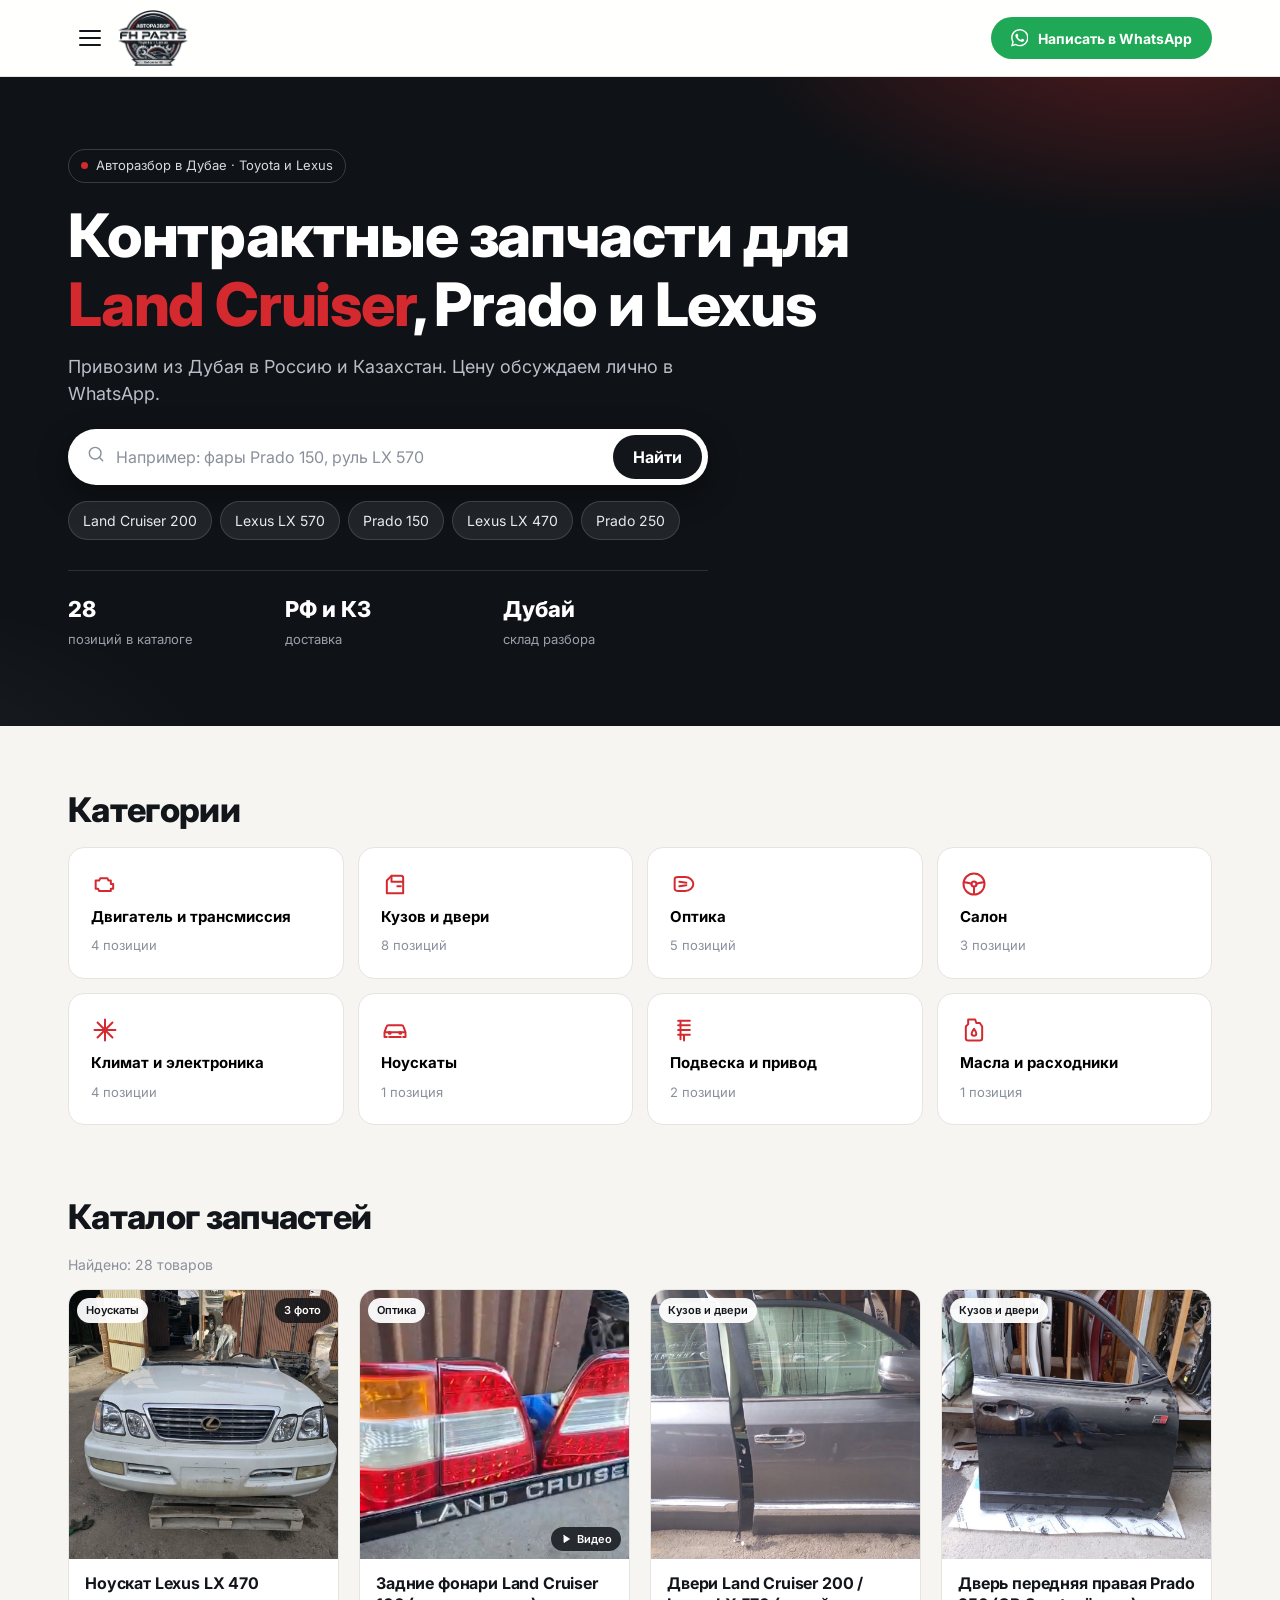
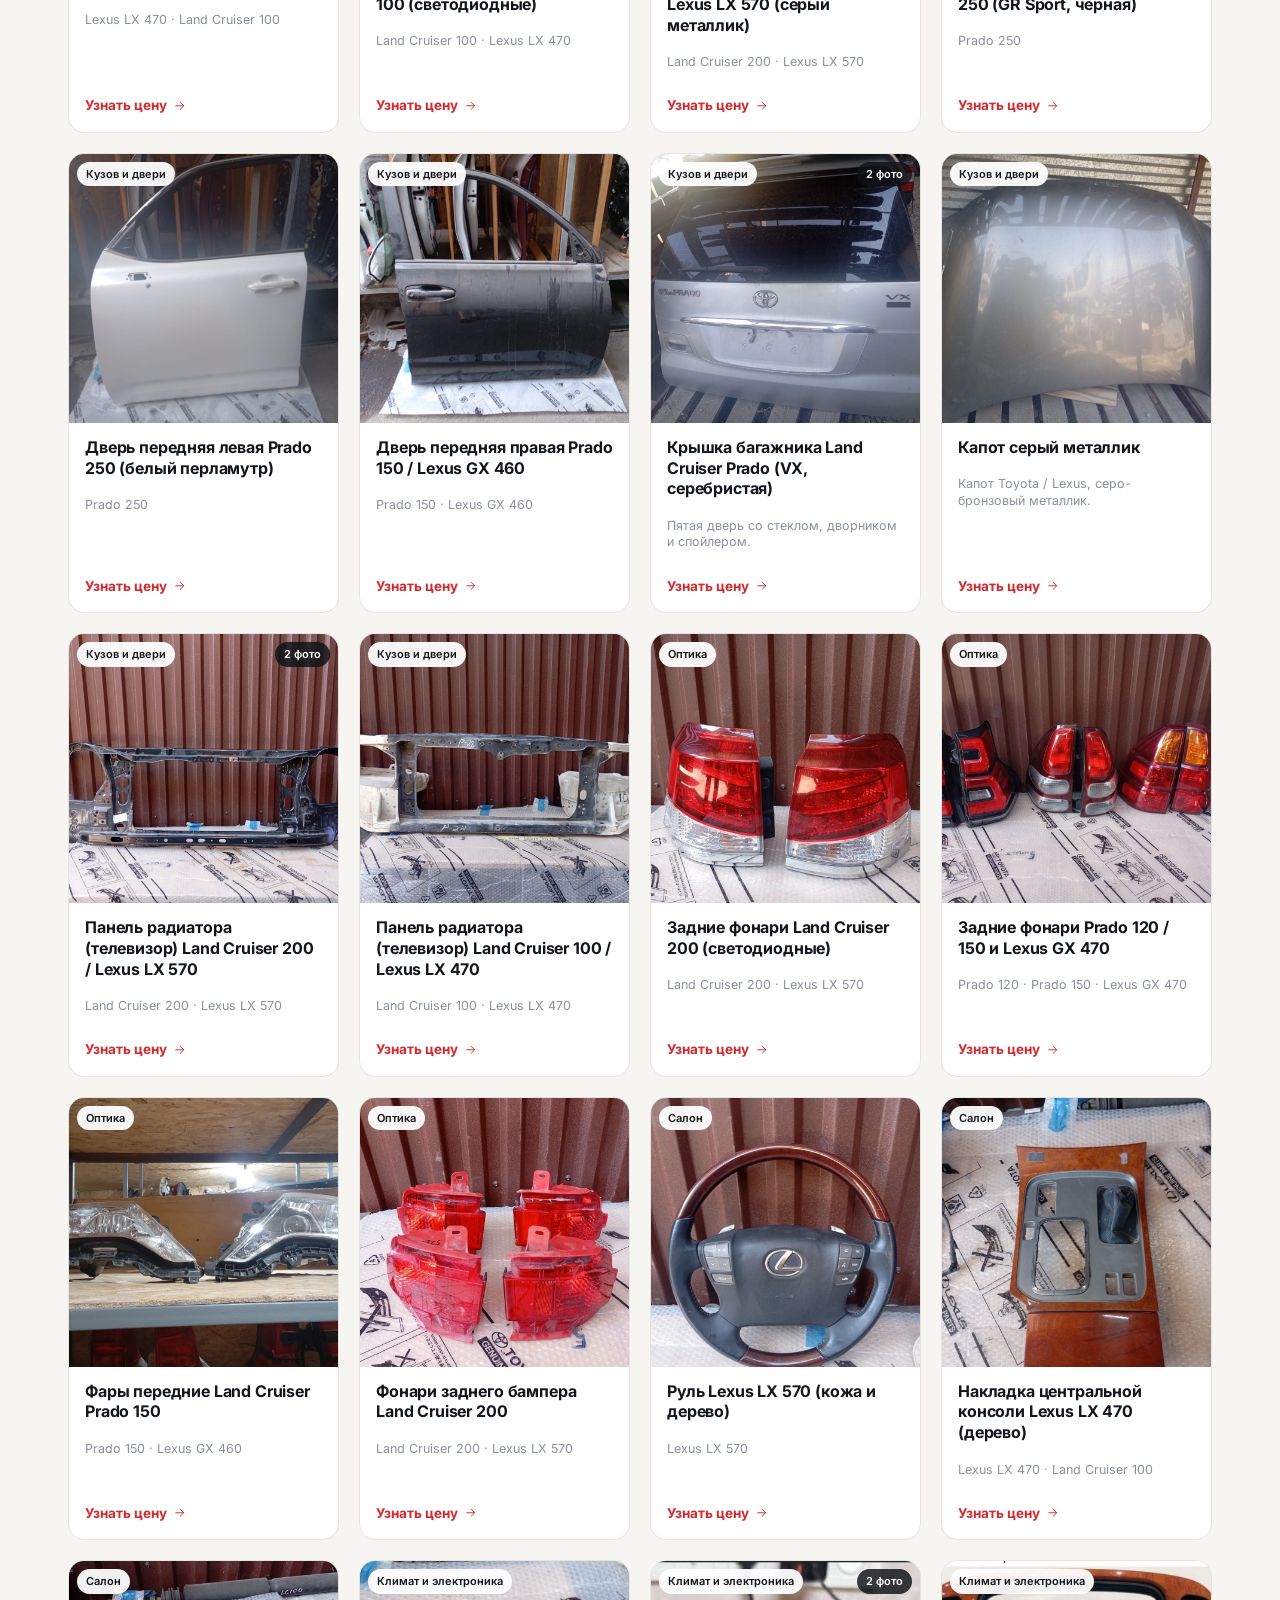
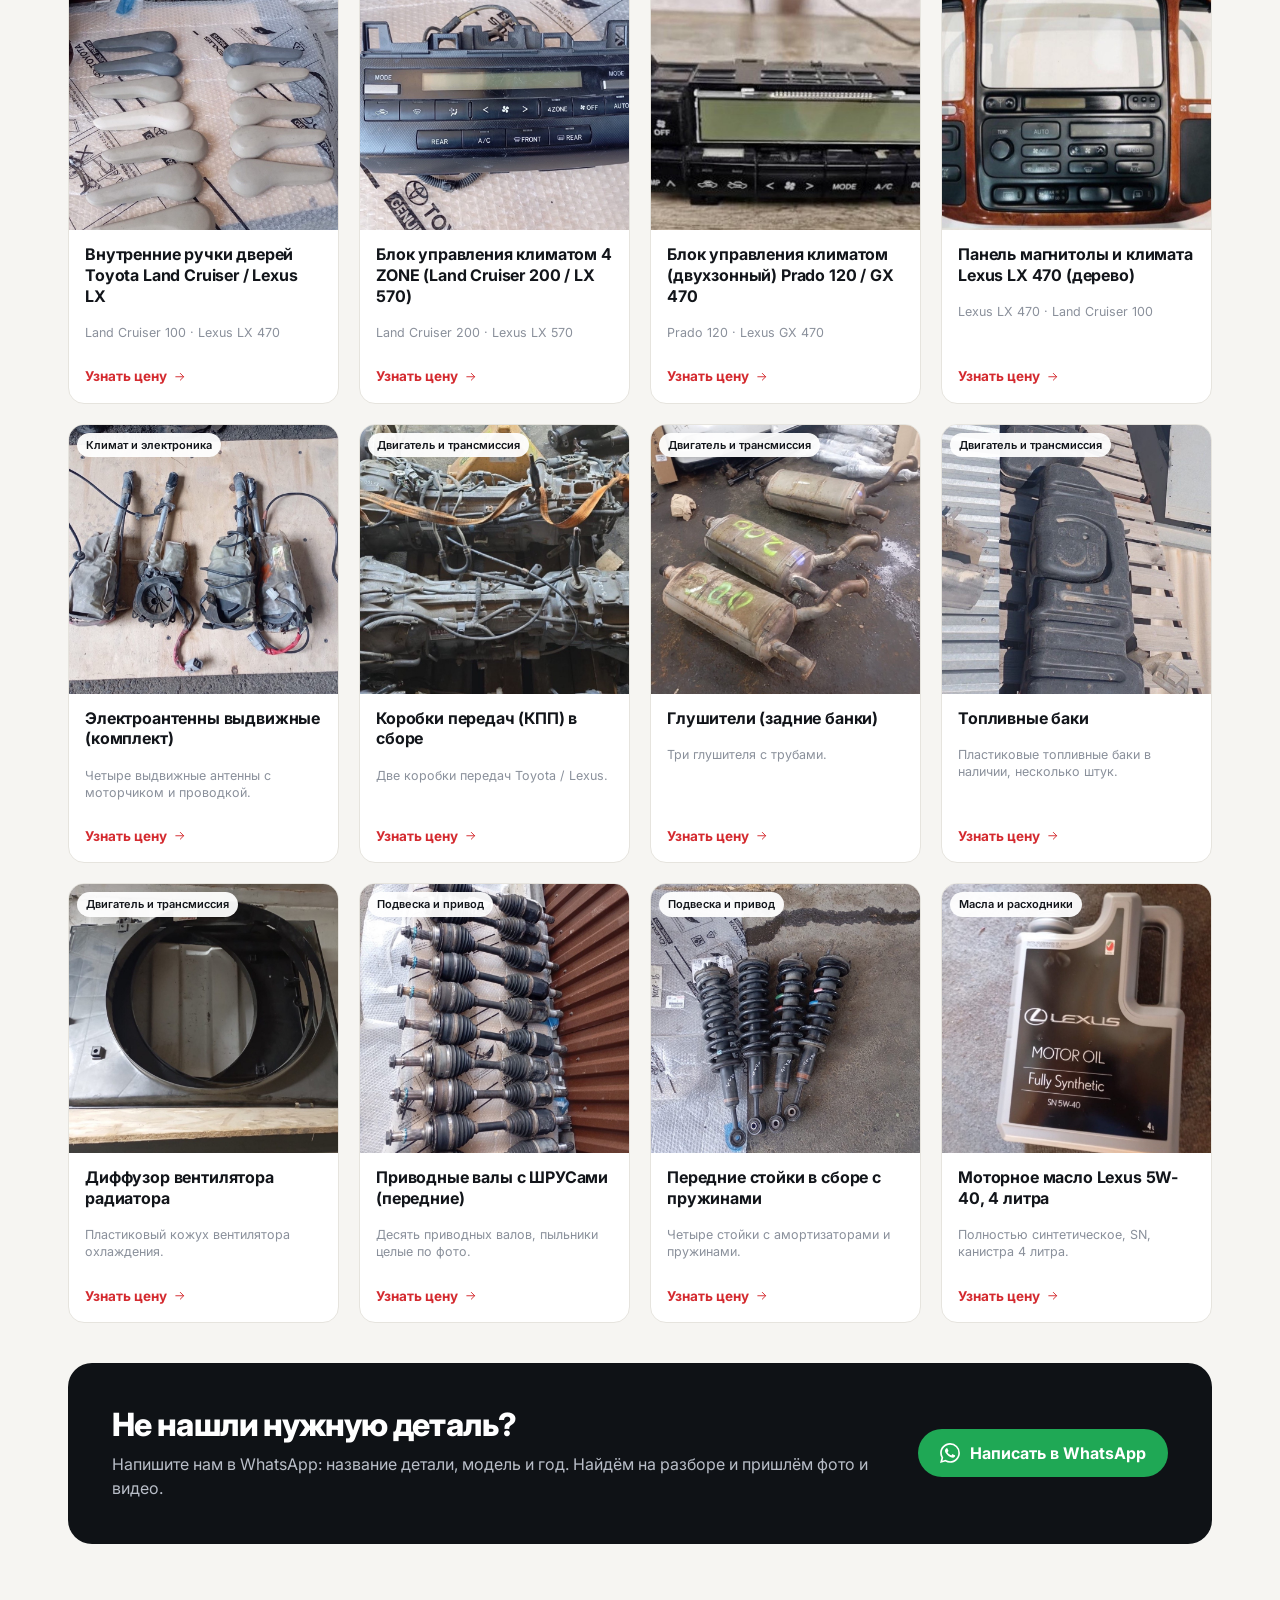
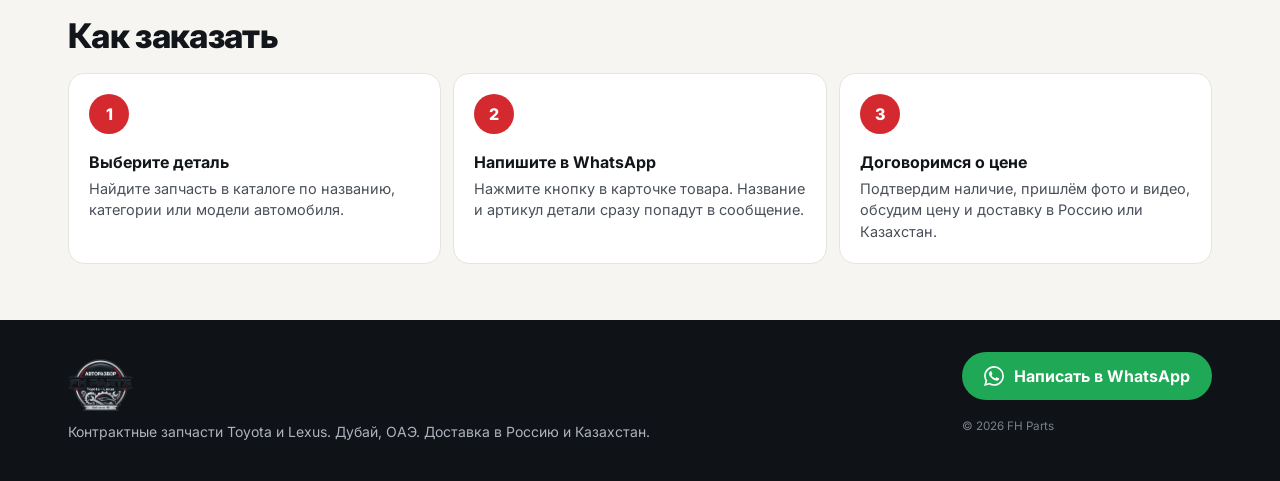
<file: index.html>
<!doctype html>
<html lang="ru">
<head>
  <meta charset="utf-8">
  <meta name="viewport" content="width=device-width, initial-scale=1, viewport-fit=cover">
  <title>FH Parts: контрактные запчасти Toyota и Lexus из Дубая</title>
  <meta name="description" content="Авторазбор FH Parts в Дубае. Запчасти Toyota Land Cruiser, Prado, Lexus LX и GX с доставкой в Россию и Казахстан. Цена договорная, заказ через WhatsApp.">
  <meta name="theme-color" content="#0f1216">
  <link rel="icon" type="image/png" href="img/favicon.png">
  <link rel="preconnect" href="https://fonts.googleapis.com">
  <link rel="preconnect" href="https://fonts.gstatic.com" crossorigin>
  <link href="https://fonts.googleapis.com/css2?family=Inter:wght@400;500;600;700;800&display=swap&subset=cyrillic" rel="stylesheet">
  <link rel="stylesheet" href="css/style.css?v=3">
</head>
<body>

<header class="header">
  <div class="wrap">
    <div class="head-left">
      <button class="burger" id="burger" type="button" aria-label="Открыть меню" aria-expanded="false" aria-controls="menu"><span></span><span></span><span></span></button>
      <a class="brand" href="./" aria-label="FH Parts, на главную">
        <img src="img/logo.png?v=3" alt="FH Parts, авторазбор Toyota и Lexus">
      </a>
    </div>
    <a id="headWa" class="btn btn-wa btn-sm" aria-label="Написать в WhatsApp"></a>
  </div>
</header>

<div class="menu-overlay" id="menuOverlay" hidden></div>
<aside class="menu" id="menu" aria-label="Меню" aria-hidden="true">
  <div class="menu-head">
    <span>Меню</span>
    <button type="button" id="menuClose" aria-label="Закрыть меню"><svg viewBox="0 0 24 24" fill="none" stroke="currentColor" stroke-width="2" stroke-linecap="round" aria-hidden="true"><path d="M6 6l12 12M18 6L6 18"/></svg></button>
  </div>
  <nav class="menu-nav">
    <a href="./">Главная</a>
    <a href="./#categories">Категории</a>
    <a href="./#catalog">Каталог запчастей</a>
    <a href="./#how">Как заказать</a>
  </nav>
  <a class="btn btn-wa btn-block" data-wa-generic></a>
</aside>

<main>
  <section class="hero">
    <div class="wrap">
      <div class="eyebrow"><span class="dot"></span> Авторазбор в Дубае · Toyota и Lexus</div>
      <h1>Контрактные запчасти для <em>Land Cruiser</em>, Prado и Lexus</h1>
      <p class="lead">Привозим из Дубая в Россию и Казахстан. Цену обсуждаем лично в WhatsApp.</p>

      <form class="search" id="heroSearch" role="search" autocomplete="off">
        <span id="heroSearchIcon"></span>
        <input id="heroQ" type="search" placeholder="Например: фары Prado 150, руль LX 570" aria-label="Поиск запчастей" enterkeyhint="search">
        <button class="btn btn-dark" type="submit">Найти</button>
      </form>

      <div class="quick" id="quick" aria-label="Быстрый выбор модели"></div>

      <div class="stats">
        <div><b id="statCount">0</b><span>позиций в каталоге</span></div>
        <div><b>РФ и КЗ</b><span>доставка</span></div>
        <div><b>Дубай</b><span>склад разбора</span></div>
      </div>
    </div>
  </section>

  <section class="section" id="categories">
    <div class="wrap">
      <div class="section-head">
        <h2>Категории</h2>
      </div>
      <div class="cats" id="cats"></div>
    </div>
  </section>

  <section class="section" id="catalog">
    <div class="wrap">
      <div class="section-head">
        <h2>Каталог запчастей</h2>
      </div>

      <div class="result-line">
        <span id="resultText"></span>
        <button class="reset" id="reset" type="button" hidden>Сбросить</button>
      </div>

      <div class="grid" id="grid"></div>
      <div id="empty" class="empty" hidden></div>

      <div class="cta">
        <div>
          <h2>Не нашли нужную деталь?</h2>
          <p>Напишите нам в WhatsApp: название детали, модель и год. Найдём на разборе и пришлём фото и видео.</p>
        </div>
        <a class="btn btn-wa" id="ctaWa"></a>
      </div>
    </div>
  </section>

  <section class="section" id="how">
    <div class="wrap">
      <div class="section-head">
        <h2>Как заказать</h2>
      </div>
      <div class="steps">
        <div class="step"><span class="num">1</span><div><b>Выберите деталь</b><p>Найдите запчасть в каталоге по названию, категории или модели автомобиля.</p></div></div>
        <div class="step"><span class="num">2</span><div><b>Напишите в WhatsApp</b><p>Нажмите кнопку в карточке товара. Название и артикул детали сразу попадут в сообщение.</p></div></div>
        <div class="step"><span class="num">3</span><div><b>Договоримся о цене</b><p>Подтвердим наличие, пришлём фото и видео, обсудим цену и доставку в Россию или Казахстан.</p></div></div>
      </div>
    </div>
  </section>
</main>

<footer class="footer">
  <div class="wrap">
    <div>
      <a class="brand" href="./"><img src="img/logo.png?v=3" alt="FH Parts" style="height:52px"></a>
      <p style="margin:10px 0 0">Контрактные запчасти Toyota и Lexus. Дубай, ОАЭ. Доставка в Россию и Казахстан.</p>
    </div>
    <div>
      <a class="btn btn-wa" data-wa-generic id="footWa"></a>
      <p><small>© <span id="year"></span> FH Parts</small></p>
    </div>
  </div>
</footer>

<script src="js/config.js?v=3"></script>
<script src="data/products.js?v=3"></script>
<script src="js/common.js?v=3"></script>
<script src="js/catalog.js?v=3"></script>
</body>
</html>
</file>
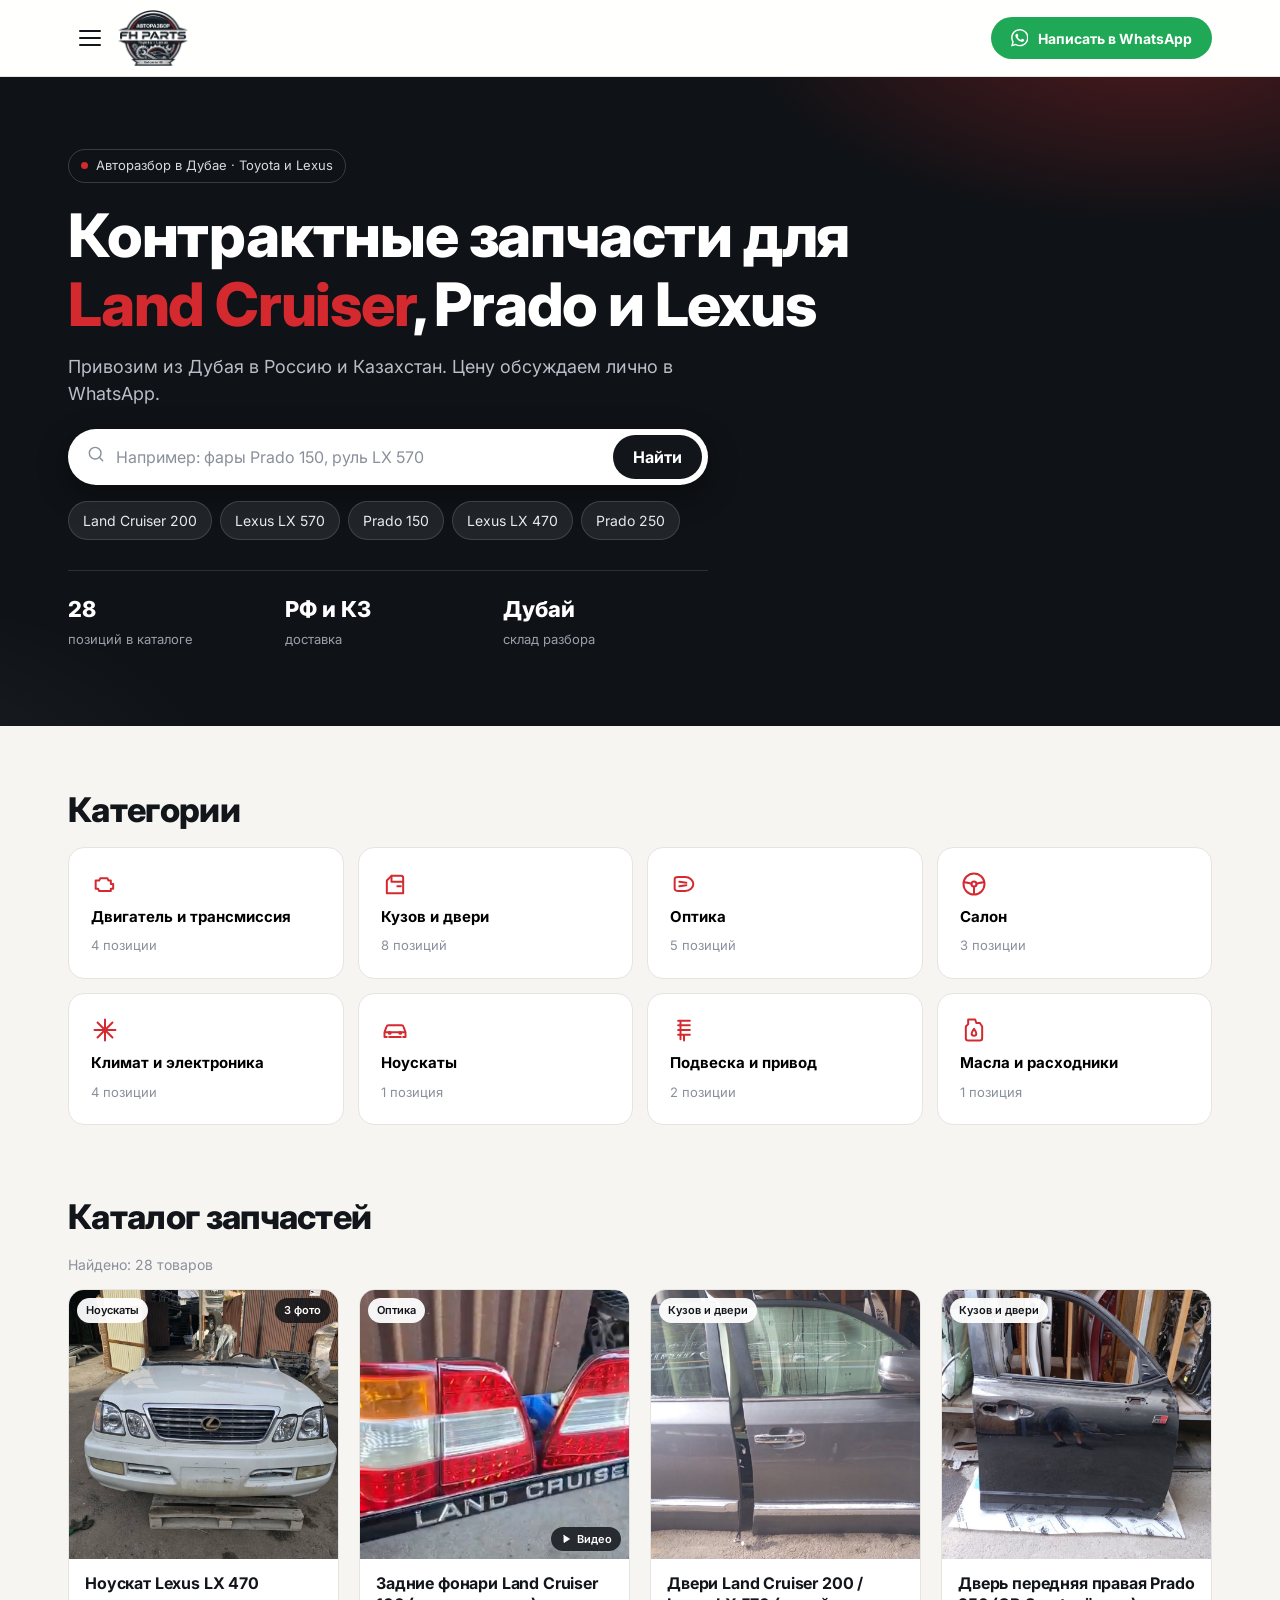
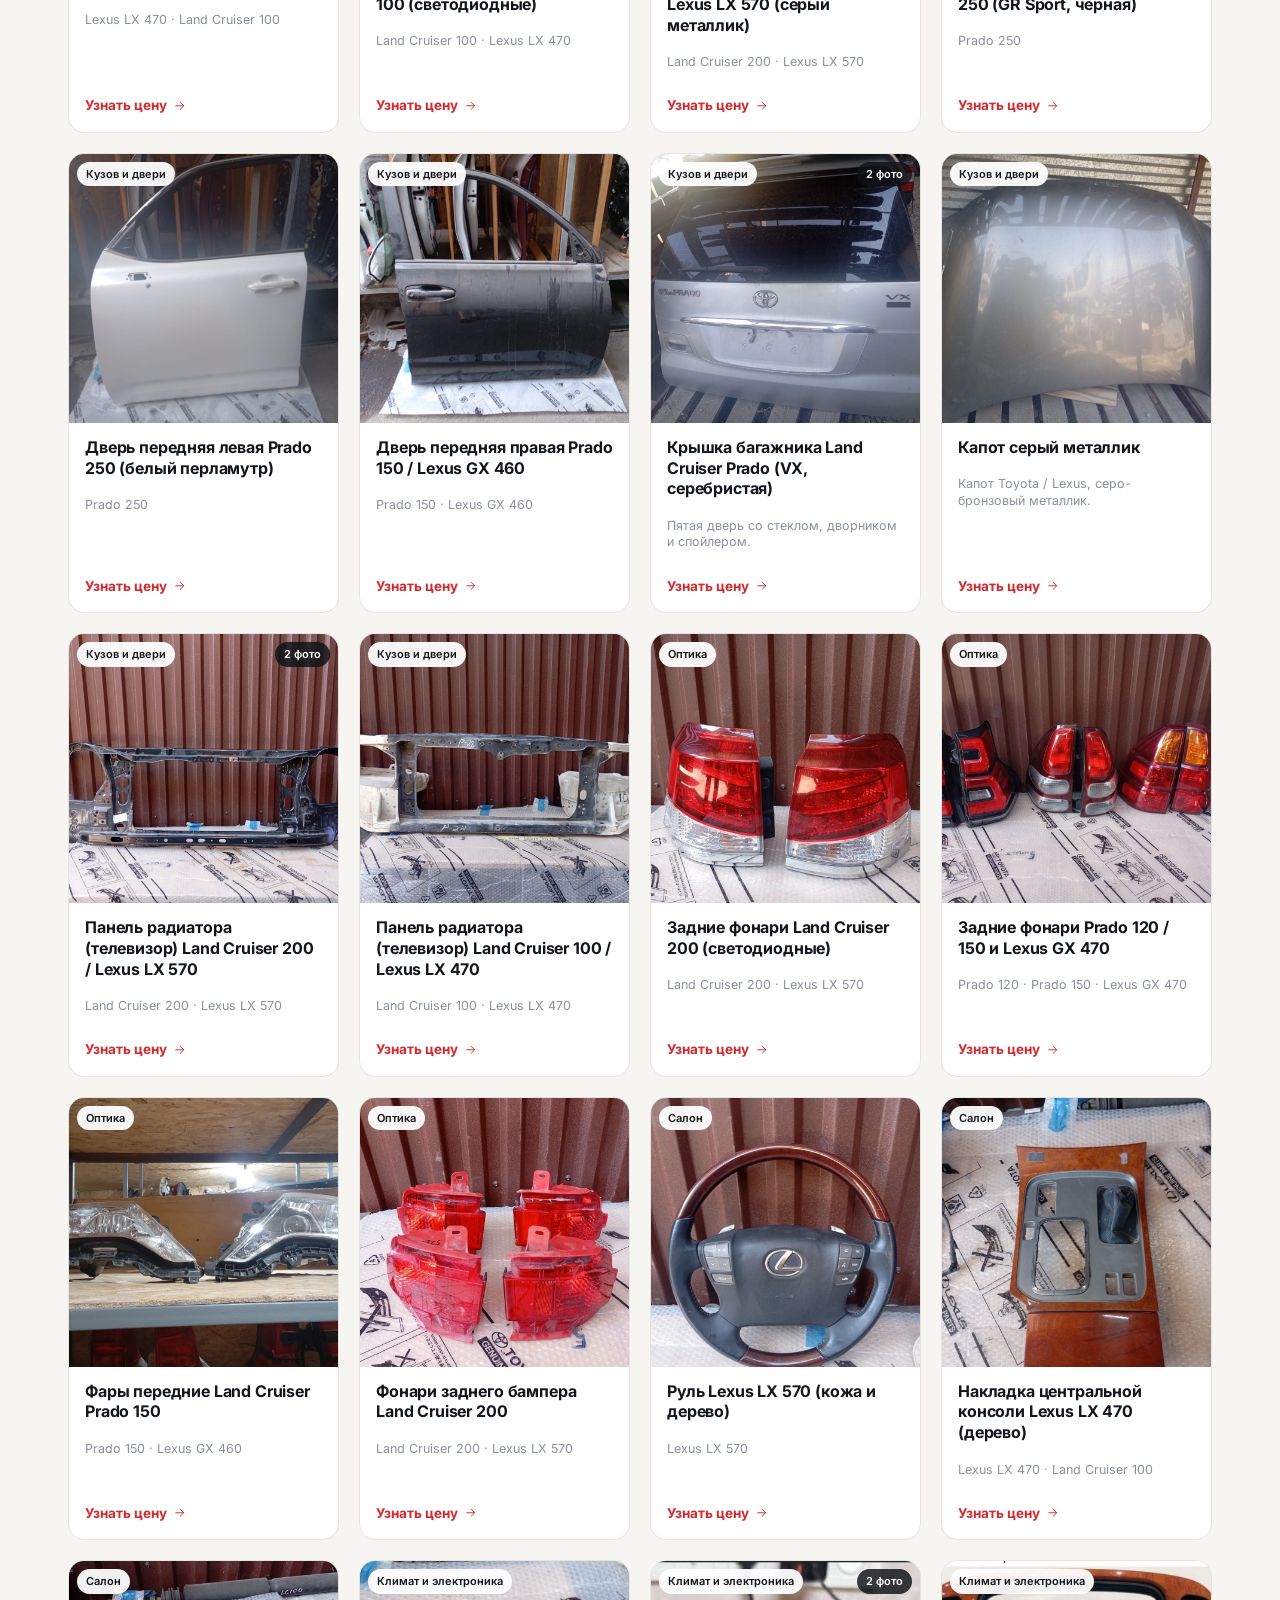
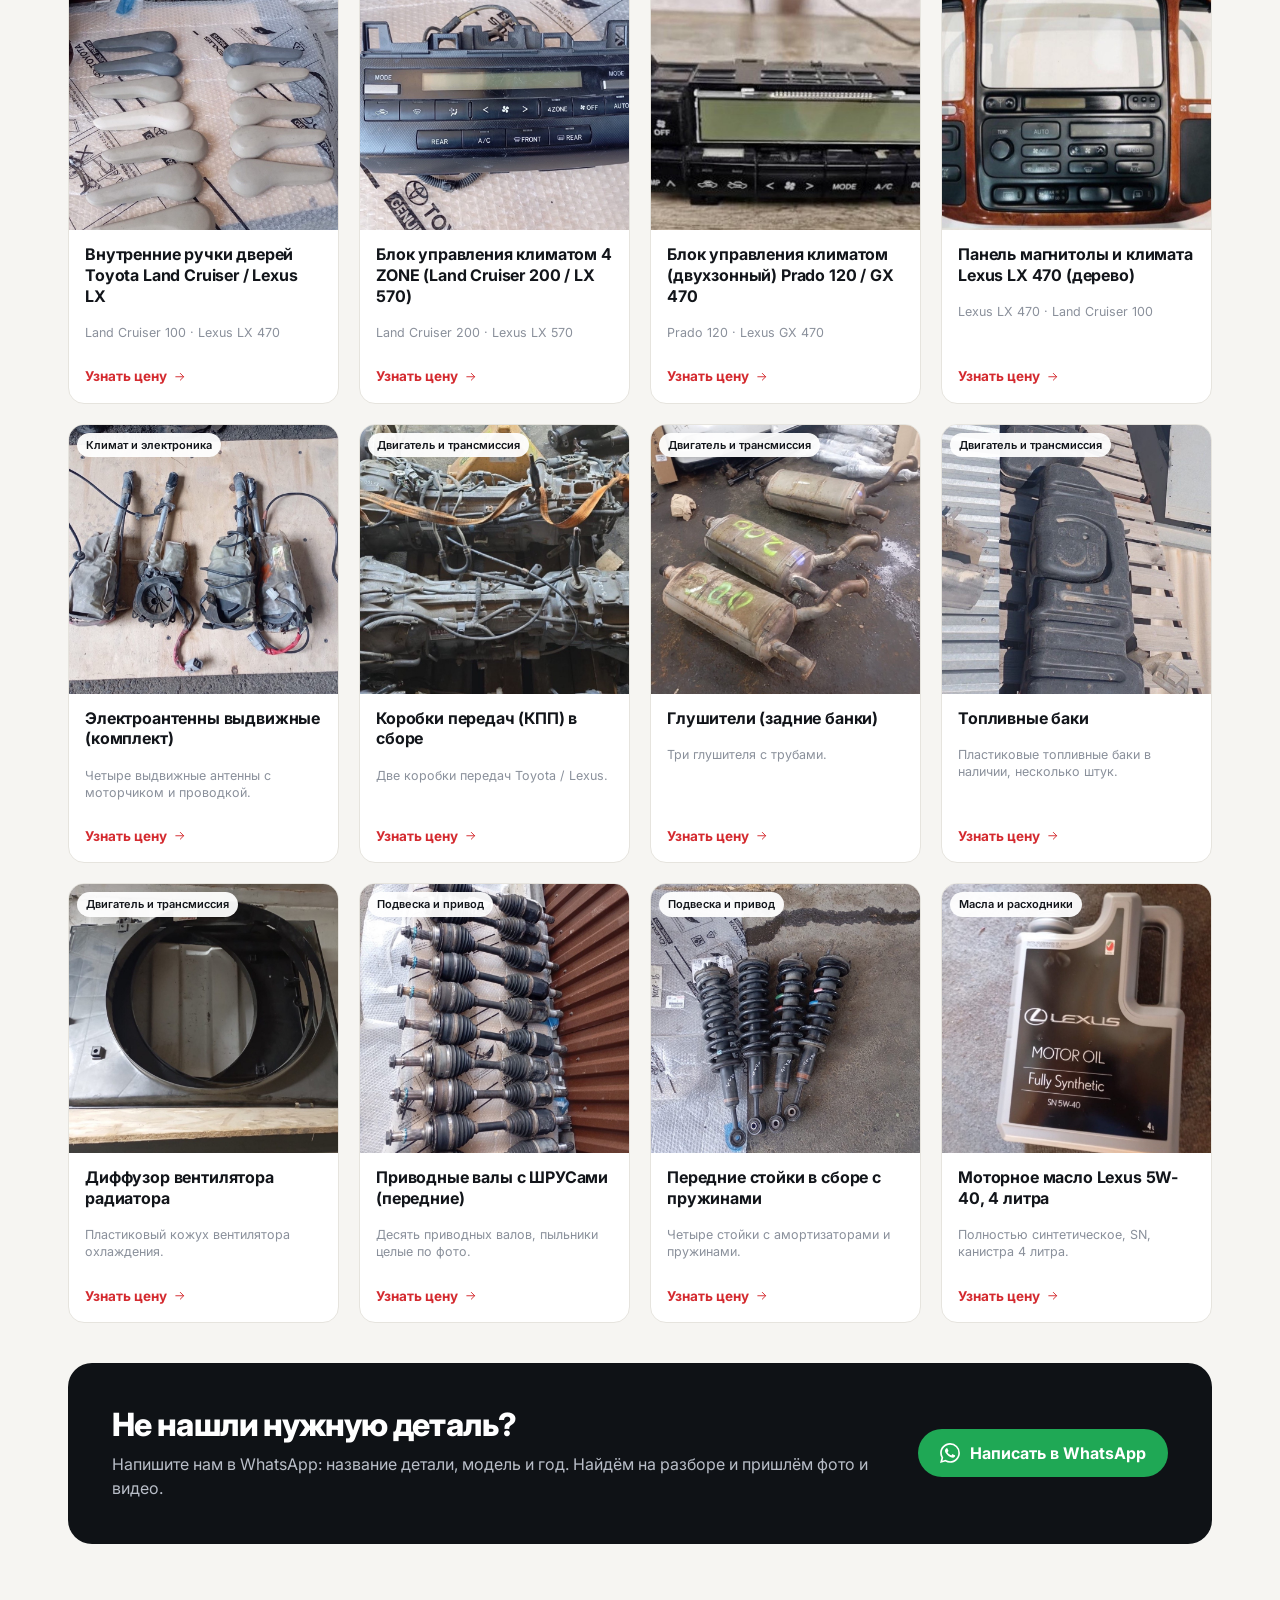
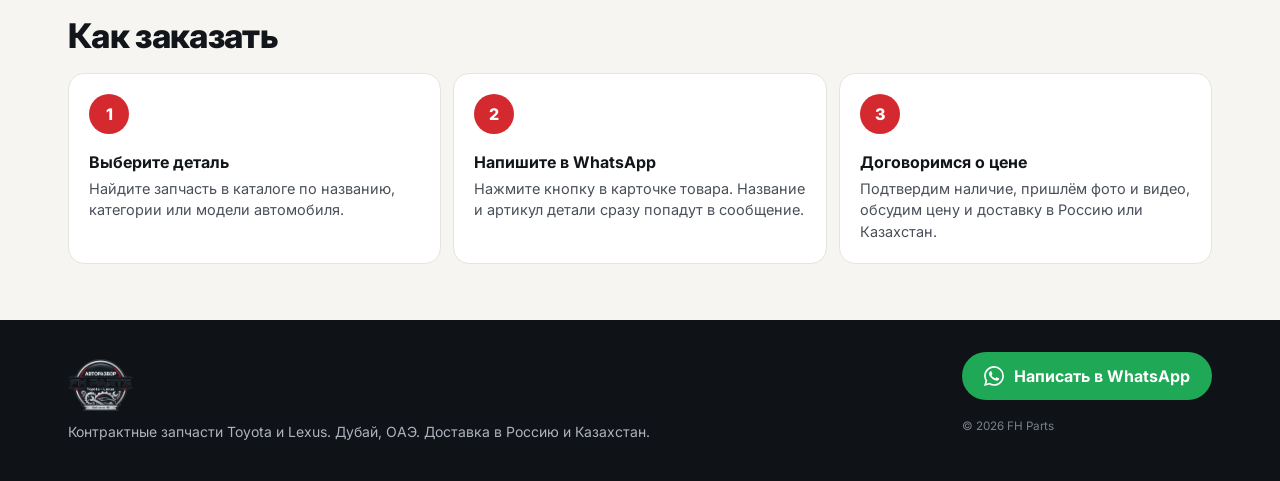
<file: site/index.html>
<!doctype html>
<html lang="ru">
<head>
  <meta charset="utf-8">
  <meta name="viewport" content="width=device-width, initial-scale=1, viewport-fit=cover">
  <title>FH Parts: контрактные запчасти Toyota и Lexus из Дубая</title>
  <meta name="description" content="Авторазбор FH Parts в Дубае. Запчасти Toyota Land Cruiser, Prado, Lexus LX и GX с доставкой в Россию и Казахстан. Цена договорная, заказ через WhatsApp.">
  <meta name="theme-color" content="#0f1216">
  <link rel="icon" type="image/png" href="img/favicon.png">
  <link rel="preconnect" href="https://fonts.googleapis.com">
  <link rel="preconnect" href="https://fonts.gstatic.com" crossorigin>
  <link href="https://fonts.googleapis.com/css2?family=Inter:wght@400;500;600;700;800&display=swap&subset=cyrillic" rel="stylesheet">
  <link rel="stylesheet" href="css/style.css?v=4">
</head>
<body>

<header class="header">
  <div class="wrap">
    <div class="head-left">
      <button class="burger" id="burger" type="button" aria-label="Открыть меню" aria-expanded="false" aria-controls="menu"><span></span><span></span><span></span></button>
      <a class="brand" href="./" aria-label="FH Parts, на главную">
        <img src="img/logo.png?v=4" alt="FH Parts, авторазбор Toyota и Lexus">
      </a>
    </div>
    <a id="headWa" class="btn btn-wa btn-sm" aria-label="Написать в WhatsApp"></a>
  </div>
</header>

<div class="menu-overlay" id="menuOverlay" hidden></div>
<aside class="menu" id="menu" aria-label="Меню" aria-hidden="true">
  <div class="menu-head">
    <span>Меню</span>
    <button type="button" id="menuClose" aria-label="Закрыть меню"><svg viewBox="0 0 24 24" fill="none" stroke="currentColor" stroke-width="2" stroke-linecap="round" aria-hidden="true"><path d="M6 6l12 12M18 6L6 18"/></svg></button>
  </div>
  <nav class="menu-nav">
    <a href="./">Главная</a>
    <a href="./#categories">Категории</a>
    <a href="./#catalog">Каталог запчастей</a>
    <a href="./#how">Как заказать</a>
  </nav>
  <a class="btn btn-wa btn-block" data-wa-generic></a>
</aside>

<main>
  <section class="hero">
    <div class="wrap">
      <div class="eyebrow"><span class="dot"></span> Авторазбор в Дубае · Toyota и Lexus</div>
      <h1>Контрактные запчасти для <em>Land Cruiser</em>, Prado и Lexus</h1>
      <p class="lead">Привозим из Дубая в Россию и Казахстан. Цену обсуждаем лично в WhatsApp.</p>

      <form class="search" id="heroSearch" role="search" autocomplete="off">
        <span id="heroSearchIcon"></span>
        <input id="heroQ" type="search" placeholder="Например: фары Prado 150, руль LX 570" aria-label="Поиск запчастей" enterkeyhint="search">
        <button class="btn btn-dark" type="submit">Найти</button>
      </form>

      <div class="quick" id="quick" aria-label="Быстрый выбор модели"></div>

      <div class="stats">
        <div><b id="statCount">0</b><span>позиций в каталоге</span></div>
        <div><b>РФ и КЗ</b><span>доставка</span></div>
        <div><b>Дубай</b><span>склад разбора</span></div>
      </div>
    </div>
  </section>

  <section class="section" id="categories">
    <div class="wrap">
      <div class="section-head">
        <h2>Категории</h2>
      </div>
      <div class="cats" id="cats"></div>
    </div>
  </section>

  <section class="section" id="catalog">
    <div class="wrap">
      <div class="section-head">
        <h2>Каталог запчастей</h2>
      </div>

      <div class="result-line">
        <span id="resultText"></span>
        <button class="reset" id="reset" type="button" hidden>Сбросить</button>
      </div>

      <div class="grid" id="grid"></div>
      <div id="empty" class="empty" hidden></div>

      <div class="cta">
        <div>
          <h2>Не нашли нужную деталь?</h2>
          <p>Напишите нам в WhatsApp: название детали, модель и год. Найдём на разборе и пришлём фото и видео.</p>
        </div>
        <a class="btn btn-wa" id="ctaWa"></a>
      </div>
    </div>
  </section>

  <section class="section" id="how">
    <div class="wrap">
      <div class="section-head">
        <h2>Как заказать</h2>
      </div>
      <div class="steps">
        <div class="step"><span class="num">1</span><div><b>Выберите деталь</b><p>Найдите запчасть в каталоге по названию, категории или модели автомобиля.</p></div></div>
        <div class="step"><span class="num">2</span><div><b>Напишите в WhatsApp</b><p>Нажмите кнопку в карточке товара. Название и артикул детали сразу попадут в сообщение.</p></div></div>
        <div class="step"><span class="num">3</span><div><b>Договоримся о цене</b><p>Подтвердим наличие, пришлём фото и видео, обсудим цену и доставку в Россию или Казахстан.</p></div></div>
      </div>
    </div>
  </section>
</main>

<footer class="footer">
  <div class="wrap">
    <div>
      <a class="brand" href="./"><img src="img/logo.png?v=4" alt="FH Parts" style="height:52px"></a>
      <p style="margin:10px 0 0">Контрактные запчасти Toyota и Lexus. Дубай, ОАЭ. Доставка в Россию и Казахстан.</p>
    </div>
    <div>
      <a class="btn btn-wa" data-wa-generic id="footWa"></a>
      <p><small>© <span id="year"></span> FH Parts</small></p>
    </div>
  </div>
</footer>

<script src="js/config.js?v=4"></script>
<script src="data/products.js?v=4"></script>
<script src="js/common.js?v=4"></script>
<script src="js/search-terms.js?v=4"></script>
<script src="js/catalog.js?v=4"></script>
</body>
</html>
</file>
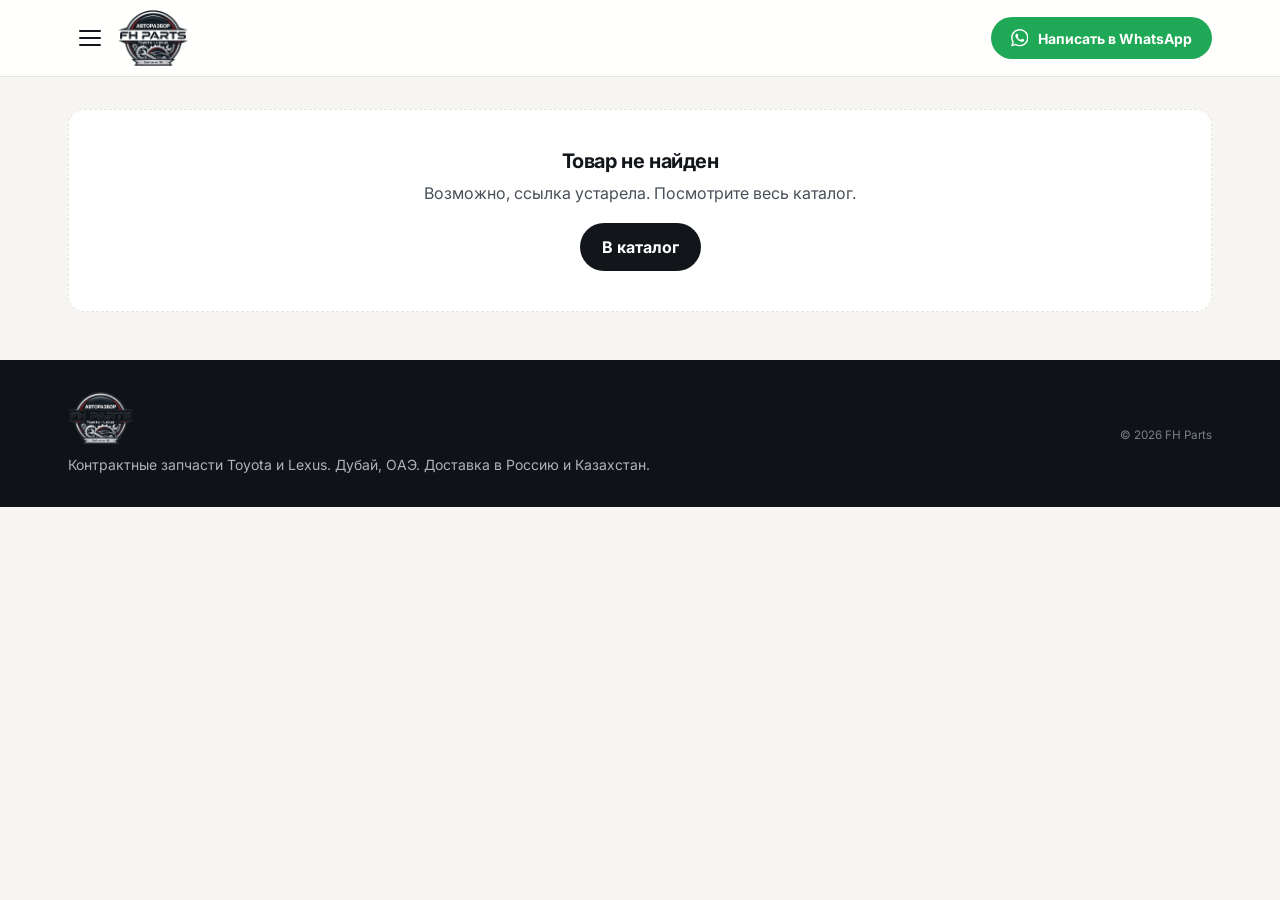
<file: product.html>
<!doctype html>
<html lang="ru">
<head>
  <meta charset="utf-8">
  <meta name="viewport" content="width=device-width, initial-scale=1, viewport-fit=cover">
  <title>Запчасть: FH Parts</title>
  <meta name="description" content="Контрактные запчасти Toyota и Lexus из Дубая. FH Parts.">
  <meta name="theme-color" content="#0f1216">
  <link rel="icon" type="image/png" href="img/favicon.png">
  <link rel="preconnect" href="https://fonts.googleapis.com">
  <link rel="preconnect" href="https://fonts.gstatic.com" crossorigin>
  <link href="https://fonts.googleapis.com/css2?family=Inter:wght@400;500;600;700;800&display=swap&subset=cyrillic" rel="stylesheet">
  <link rel="stylesheet" href="css/style.css?v=3">
</head>
<body class="has-sticky">

<header class="header">
  <div class="wrap">
    <div class="head-left">
      <button class="burger" id="burger" type="button" aria-label="Открыть меню" aria-expanded="false" aria-controls="menu"><span></span><span></span><span></span></button>
      <a class="brand" href="./" aria-label="FH Parts, на главную">
        <img src="img/logo.png?v=3" alt="FH Parts, авторазбор Toyota и Lexus">
      </a>
    </div>
    <a id="headWa" class="btn btn-wa btn-sm" aria-label="Написать в WhatsApp"></a>
  </div>
</header>

<div class="menu-overlay" id="menuOverlay" hidden></div>
<aside class="menu" id="menu" aria-label="Меню" aria-hidden="true">
  <div class="menu-head">
    <span>Меню</span>
    <button type="button" id="menuClose" aria-label="Закрыть меню"><svg viewBox="0 0 24 24" fill="none" stroke="currentColor" stroke-width="2" stroke-linecap="round" aria-hidden="true"><path d="M6 6l12 12M18 6L6 18"/></svg></button>
  </div>
  <nav class="menu-nav">
    <a href="./">Главная</a>
    <a href="./#categories">Категории</a>
    <a href="./#catalog">Каталог запчастей</a>
    <a href="./#how">Как заказать</a>
  </nav>
  <a class="btn btn-wa btn-block" data-wa-generic></a>
</aside>

<main class="wrap" id="app"></main>

<div class="sticky-bar" id="stickyBar" hidden>
  <a class="btn btn-wa" id="stickyWa"></a>
</div>

<footer class="footer">
  <div class="wrap">
    <div>
      <a class="brand" href="./"><img src="img/logo.png?v=3" alt="FH Parts" style="height:52px"></a>
      <p style="margin:10px 0 0">Контрактные запчасти Toyota и Lexus. Дубай, ОАЭ. Доставка в Россию и Казахстан.</p>
    </div>
    <div><p><small>© <span id="year"></span> FH Parts</small></p></div>
  </div>
</footer>

<div class="lightbox" id="lb" role="dialog" aria-modal="true" aria-label="Просмотр фото">
  <button class="lb-btn lb-close" id="lbClose" aria-label="Закрыть"></button>
  <button class="lb-btn lb-prev" id="lbPrev" aria-label="Назад"></button>
  <img id="lbImg" alt="">
  <button class="lb-btn lb-next" id="lbNext" aria-label="Вперёд"></button>
  <div class="lb-count" id="lbCount"></div>
</div>

<script src="js/config.js?v=3"></script>
<script src="data/products.js?v=3"></script>
<script src="js/common.js?v=3"></script>
<script src="js/product.js?v=3"></script>
</body>
</html>
</file>
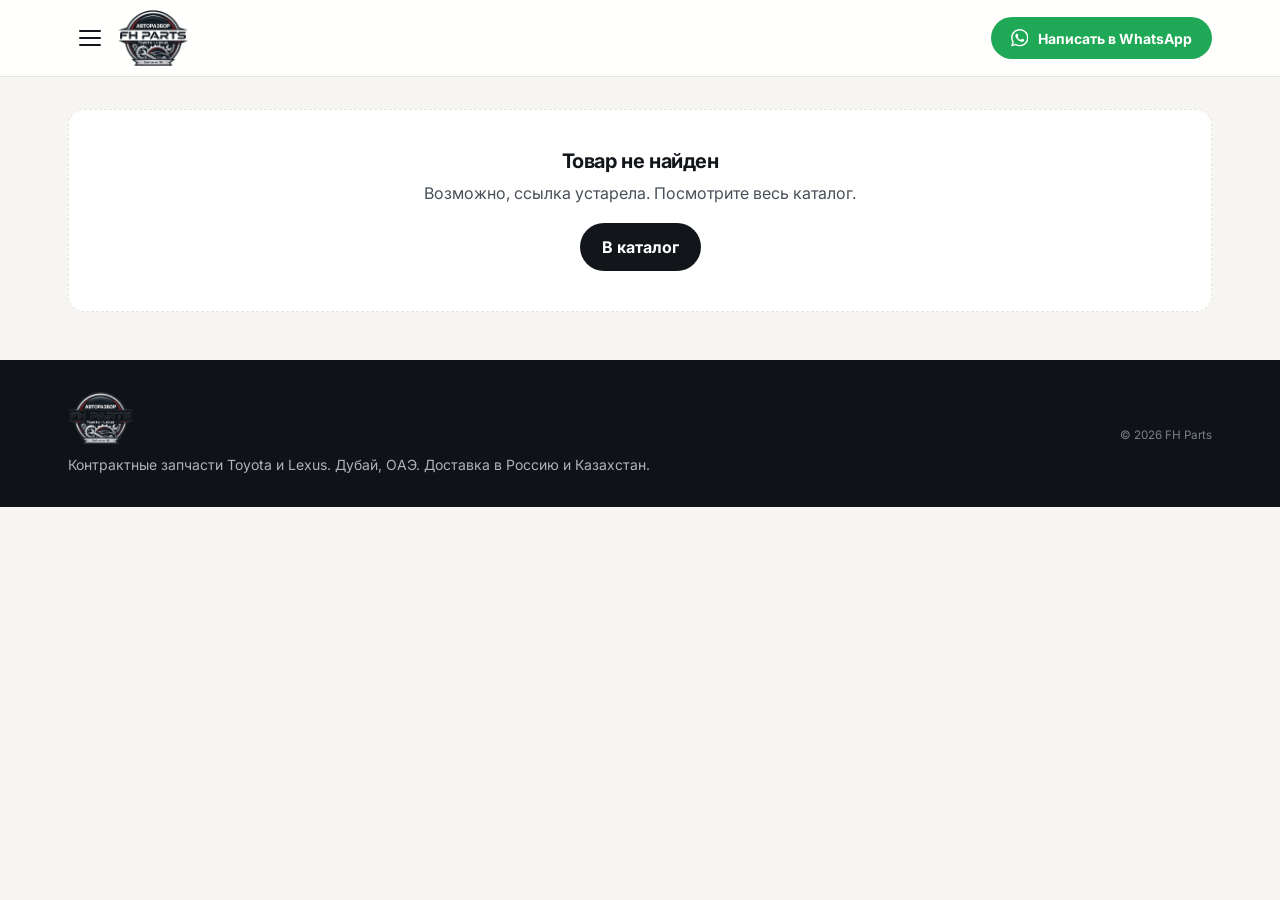
<file: site/product.html>
<!doctype html>
<html lang="ru">
<head>
  <meta charset="utf-8">
  <meta name="viewport" content="width=device-width, initial-scale=1, viewport-fit=cover">
  <title>Запчасть: FH Parts</title>
  <meta name="description" content="Контрактные запчасти Toyota и Lexus из Дубая. FH Parts.">
  <meta name="theme-color" content="#0f1216">
  <link rel="icon" type="image/png" href="img/favicon.png">
  <link rel="preconnect" href="https://fonts.googleapis.com">
  <link rel="preconnect" href="https://fonts.gstatic.com" crossorigin>
  <link href="https://fonts.googleapis.com/css2?family=Inter:wght@400;500;600;700;800&display=swap&subset=cyrillic" rel="stylesheet">
  <link rel="stylesheet" href="css/style.css?v=4">
</head>
<body class="has-sticky">

<header class="header">
  <div class="wrap">
    <div class="head-left">
      <button class="burger" id="burger" type="button" aria-label="Открыть меню" aria-expanded="false" aria-controls="menu"><span></span><span></span><span></span></button>
      <a class="brand" href="./" aria-label="FH Parts, на главную">
        <img src="img/logo.png?v=4" alt="FH Parts, авторазбор Toyota и Lexus">
      </a>
    </div>
    <a id="headWa" class="btn btn-wa btn-sm" aria-label="Написать в WhatsApp"></a>
  </div>
</header>

<div class="menu-overlay" id="menuOverlay" hidden></div>
<aside class="menu" id="menu" aria-label="Меню" aria-hidden="true">
  <div class="menu-head">
    <span>Меню</span>
    <button type="button" id="menuClose" aria-label="Закрыть меню"><svg viewBox="0 0 24 24" fill="none" stroke="currentColor" stroke-width="2" stroke-linecap="round" aria-hidden="true"><path d="M6 6l12 12M18 6L6 18"/></svg></button>
  </div>
  <nav class="menu-nav">
    <a href="./">Главная</a>
    <a href="./#categories">Категории</a>
    <a href="./#catalog">Каталог запчастей</a>
    <a href="./#how">Как заказать</a>
  </nav>
  <a class="btn btn-wa btn-block" data-wa-generic></a>
</aside>

<main class="wrap" id="app"></main>

<div class="sticky-bar" id="stickyBar" hidden>
  <a class="btn btn-wa" id="stickyWa"></a>
</div>

<footer class="footer">
  <div class="wrap">
    <div>
      <a class="brand" href="./"><img src="img/logo.png?v=4" alt="FH Parts" style="height:52px"></a>
      <p style="margin:10px 0 0">Контрактные запчасти Toyota и Lexus. Дубай, ОАЭ. Доставка в Россию и Казахстан.</p>
    </div>
    <div><p><small>© <span id="year"></span> FH Parts</small></p></div>
  </div>
</footer>

<div class="lightbox" id="lb" role="dialog" aria-modal="true" aria-label="Просмотр фото">
  <button class="lb-btn lb-close" id="lbClose" aria-label="Закрыть"></button>
  <button class="lb-btn lb-prev" id="lbPrev" aria-label="Назад"></button>
  <img id="lbImg" alt="">
  <button class="lb-btn lb-next" id="lbNext" aria-label="Вперёд"></button>
  <div class="lb-count" id="lbCount"></div>
</div>

<script src="js/config.js?v=4"></script>
<script src="data/products.js?v=4"></script>
<script src="js/common.js?v=4"></script>
<script src="js/product.js?v=4"></script>
</body>
</html>
</file>
<file: css/style.css>
:root {
  --bg: #f6f5f2;
  --surface: #ffffff;
  --ink: #12151a;
  --ink-2: #4a505a;
  --muted: #8a909b;
  --line: #e6e4de;
  --red: #d42a2f;
  --red-dark: #b01f24;
  --dark: #0f1216;
  --wa: #1fa855;
  --wa-dark: #178a45;
  --radius: 16px;
  --shadow: 0 1px 2px rgba(18, 21, 26, .06), 0 8px 24px rgba(18, 21, 26, .06);
  --gutter: 16px;
  --max: 1200px;
}

* { box-sizing: border-box; }
html { scroll-behavior: smooth; -webkit-text-size-adjust: 100%; }
body {
  margin: 0;
  background: var(--bg);
  color: var(--ink);
  font-family: "Inter", -apple-system, BlinkMacSystemFont, "Segoe UI", Roboto, Arial, sans-serif;
  font-size: 16px;
  line-height: 1.5;
  -webkit-font-smoothing: antialiased;
}
img { max-width: 100%; display: block; }
a { color: inherit; text-decoration: none; }
button { font: inherit; cursor: pointer; }
h1, h2, h3 { line-height: 1.15; margin: 0; letter-spacing: -.02em; }
.ic { width: 1.25em; height: 1.25em; flex: none; }
.wrap { max-width: var(--max); margin: 0 auto; padding: 0 var(--gutter); }

/* ---------- Шапка ---------- */
.header {
  position: sticky; top: 0; z-index: 50;
  background: rgba(255, 255, 255, .92);
  -webkit-backdrop-filter: blur(12px); backdrop-filter: blur(12px);
  border-bottom: 1px solid var(--line);
}
.header .wrap { display: flex; align-items: center; justify-content: space-between; height: 64px; gap: 12px; }
.brand { display: flex; align-items: center; gap: 10px; font-weight: 800; letter-spacing: -.02em; }
.brand img { height: 46px; width: auto; }
.brand span { display: none; font-size: 18px; }
.head-left { display: flex; align-items: center; gap: 6px; min-width: 0; }
.burger { width: 44px; height: 44px; border: 0; background: transparent; border-radius: 12px; display: inline-flex; flex-direction: column; justify-content: center; align-items: center; gap: 5px; flex: none; }
.burger span { display: block; width: 22px; height: 2px; border-radius: 2px; background: var(--ink); }
.burger:hover { background: rgba(0,0,0,.05); }
.menu-overlay { position: fixed; inset: 0; background: rgba(15,18,22,.5); z-index: 90; }
.menu { position: fixed; top: 0; left: 0; bottom: 0; width: min(320px, 86vw); background: #fff; z-index: 100; padding: 16px 20px calc(20px + env(safe-area-inset-bottom)); display: flex; flex-direction: column; gap: 18px; transform: translateX(-102%); transition: transform .25s ease; box-shadow: 8px 0 30px rgba(0,0,0,.15); visibility: hidden; }
.menu.open { transform: none; visibility: visible; }
.menu-head { display: flex; align-items: center; justify-content: space-between; font-weight: 800; font-size: 18px; }
.menu-head button { width: 44px; height: 44px; border: 0; background: transparent; border-radius: 12px; display: inline-flex; align-items: center; justify-content: center; }
.menu-head svg { width: 24px; height: 24px; }
.menu-nav { display: flex; flex-direction: column; flex: 1; }
.menu-nav a { padding: 16px 4px; font-size: 18px; font-weight: 600; border-bottom: 1px solid var(--line); }
.menu-nav a:hover { color: var(--red); }
.btn {
  display: inline-flex; align-items: center; justify-content: center; gap: 10px;
  min-height: 48px; padding: 0 22px; border-radius: 999px; border: 0;
  font-weight: 700; font-size: 16px; transition: transform .15s, background .15s, box-shadow .15s;
}
.btn:active { transform: scale(.98); }
.btn-wa { background: var(--wa); color: #fff; }
.btn-wa:hover { background: var(--wa-dark); }
.btn-dark { background: var(--ink); color: #fff; }
.btn-dark:hover { background: #000; }
.btn-ghost { background: transparent; color: var(--ink); border: 1px solid var(--line); }
.btn-ghost:hover { border-color: var(--ink); }
.btn-sm { min-height: 40px; padding: 0 16px; font-size: 14px; }
.btn-block { width: 100%; }
.header .btn-wa .label { display: none; }
.header .btn-wa { padding: 0 14px; min-height: 42px; }

/* ---------- Hero ---------- */
.hero { background: var(--dark); color: #fff; position: relative; overflow: hidden; }
.hero::before {
  content: ""; position: absolute; inset: 0;
  background:
    radial-gradient(600px 300px at 90% -10%, rgba(212, 42, 47, .35), transparent 70%),
    radial-gradient(500px 280px at -10% 110%, rgba(255, 255, 255, .06), transparent 70%);
  pointer-events: none;
}
.hero .wrap { position: relative; padding-top: 36px; padding-bottom: 40px; }
.eyebrow {
  display: inline-flex; align-items: center; gap: 8px; padding: 6px 12px;
  border: 1px solid rgba(255, 255, 255, .18); border-radius: 999px;
  font-size: 13px; color: #d7dae0; margin-bottom: 18px;
}
.eyebrow .dot { width: 7px; height: 7px; border-radius: 50%; background: var(--red); }
.hero h1 { font-size: 34px; font-weight: 800; max-width: 14em; }
.hero h1 em { font-style: normal; color: var(--red); }
.hero p.lead { color: #b9bec8; margin: 14px 0 22px; font-size: 16px; max-width: 34em; }
.search {
  display: flex; align-items: center; gap: 10px; background: #fff; color: var(--ink);
  border-radius: 999px; padding: 6px 6px 6px 18px; max-width: 640px;
  box-shadow: 0 10px 30px rgba(0, 0, 0, .35);
}
.search .ic { color: var(--muted); }
.search input {
  flex: 1; min-width: 0; border: 0; outline: 0; background: transparent;
  font: inherit; font-size: 16px; padding: 10px 0; color: var(--ink);
}
.search input::placeholder { color: var(--muted); }
.search .btn { min-height: 44px; padding: 0 20px; }
.quick { display: flex; gap: 8px; flex-wrap: wrap; margin-top: 16px; }
.quick button {
  background: rgba(255, 255, 255, .08); color: #e7e9ee; border: 1px solid rgba(255, 255, 255, .14);
  border-radius: 999px; padding: 8px 14px; font-size: 14px; transition: background .15s;
}
.quick button:hover { background: rgba(255, 255, 255, .16); }
.stats { display: grid; grid-template-columns: repeat(3, 1fr); gap: 12px; margin-top: 30px; padding-top: 22px; border-top: 1px solid rgba(255, 255, 255, .12); max-width: 640px; }
.stats b { display: block; font-size: 22px; font-weight: 800; }
.stats span { color: #9aa0ab; font-size: 13px; }

/* ---------- Секции ---------- */
.section { padding: 40px 0 8px; }
.section-head { display: flex; align-items: end; justify-content: space-between; gap: 12px; margin-bottom: 18px; }
.section h2 { font-size: 26px; font-weight: 800; }
.section .sub { color: var(--muted); font-size: 14px; }

/* Категории */
.cats { display: grid; grid-template-columns: repeat(2, 1fr); gap: 10px; }
.cat {
  display: flex; flex-direction: column; gap: 10px; text-align: left;
  background: var(--surface); border: 1px solid var(--line); border-radius: var(--radius);
  padding: 16px; transition: border-color .15s, transform .15s, box-shadow .15s;
}
.cat:hover { border-color: var(--red); box-shadow: var(--shadow); transform: translateY(-2px); }
.cat .ic { width: 28px; height: 28px; color: var(--red); }
.cat b { font-size: 15px; font-weight: 700; line-height: 1.25; }
.cat small { color: var(--muted); font-size: 13px; }
.cat.active { border-color: var(--ink); background: var(--ink); color: #fff; }
.cat.active .ic { color: #fff; }
.cat.active small { color: #bfc3cb; }

/* Фильтры */
.toolbar { position: sticky; top: 64px; z-index: 20; background: var(--bg); padding: 10px 0 8px; margin: 0 calc(var(--gutter) * -1); padding-left: var(--gutter); padding-right: var(--gutter); }
.search.light { box-shadow: none; border: 1px solid var(--line); max-width: none; background: var(--surface); padding-left: 16px; }
.chips { display: flex; gap: 8px; overflow-x: auto; padding: 10px 0 4px; scrollbar-width: none; -webkit-overflow-scrolling: touch; }
.chips::-webkit-scrollbar { display: none; }
.chip {
  flex: none; background: var(--surface); border: 1px solid var(--line); color: var(--ink-2);
  border-radius: 999px; padding: 8px 14px; font-size: 14px; font-weight: 500; white-space: nowrap;
  transition: all .15s;
}
.chip:hover { border-color: var(--ink); color: var(--ink); }
.chip.active { background: var(--ink); border-color: var(--ink); color: #fff; }
.chip-label { flex: none; align-self: center; font-size: 12px; text-transform: uppercase; letter-spacing: .06em; color: var(--muted); padding-right: 2px; }
.result-line { display: flex; justify-content: space-between; align-items: center; color: var(--muted); font-size: 14px; margin: 8px 0 14px; }
.reset { background: none; border: 0; color: var(--red); font-weight: 600; padding: 4px 0; }

/* Карточки товаров */
.grid { display: grid; grid-template-columns: repeat(2, 1fr); gap: 12px; }
.card {
  display: flex; flex-direction: column; background: var(--surface); border: 1px solid var(--line);
  border-radius: var(--radius); overflow: hidden; transition: transform .2s, box-shadow .2s, border-color .2s;
}
.card:hover { transform: translateY(-3px); box-shadow: var(--shadow); border-color: #d8d5cc; }
.card-img { position: relative; aspect-ratio: 1 / 1; background: #e9e7e1; overflow: hidden; }
.card-img img { width: 100%; height: 100%; object-fit: cover; transition: transform .4s; }
.card:hover .card-img img { transform: scale(1.04); }
.tag {
  position: absolute; left: 8px; top: 8px; background: rgba(255, 255, 255, .94); color: var(--ink);
  font-size: 11px; font-weight: 600; padding: 4px 9px; border-radius: 999px;
}
.badge-video {
  position: absolute; right: 8px; bottom: 8px; display: inline-flex; align-items: center; gap: 5px;
  background: rgba(15, 18, 22, .82); color: #fff; font-size: 11px; font-weight: 600; padding: 4px 9px; border-radius: 999px;
}
.badge-video .ic { width: 12px; height: 12px; fill: currentColor; }
.badge-count { position: absolute; right: 8px; top: 8px; background: rgba(15, 18, 22, .82); color: #fff; font-size: 11px; font-weight: 600; padding: 4px 9px; border-radius: 999px; }
.card-body { padding: 12px 12px 14px; display: flex; flex-direction: column; gap: 6px; flex: 1; }
.card h3 { font-size: 14.5px; font-weight: 700; letter-spacing: -.01em; line-height: 1.3; }
.card .models { color: var(--muted); font-size: 12.5px; line-height: 1.35; }
.card-cta { margin-top: auto; padding-top: 6px; display: inline-flex; align-items: center; gap: 6px; color: var(--red); font-size: 13.5px; font-weight: 700; }
.card-cta .ic { width: 1em; height: 1em; transition: transform .2s; }
.card:hover .card-cta .ic { transform: translateX(3px); }

.empty { text-align: center; padding: 40px 16px; background: var(--surface); border: 1px dashed var(--line); border-radius: var(--radius); }
.empty h3 { font-size: 20px; margin-bottom: 8px; }
.empty p { color: var(--ink-2); margin: 0 0 18px; }

/* Шаги */
.steps { display: grid; gap: 12px; }
.step { background: var(--surface); border: 1px solid var(--line); border-radius: var(--radius); padding: 20px; display: flex; gap: 16px; align-items: flex-start; }
.step .num { flex: none; width: 40px; height: 40px; border-radius: 50%; background: var(--red); color: #fff; font-weight: 800; display: grid; place-items: center; }
.step b { display: block; margin-bottom: 4px; font-size: 16px; }
.step p { margin: 0; color: var(--ink-2); font-size: 14.5px; }

/* CTA */
.cta { margin: 40px 0 0; background: var(--dark); color: #fff; border-radius: 24px; padding: 28px 22px; display: grid; gap: 18px; }
.cta h2 { font-size: 24px; }
.cta p { margin: 8px 0 0; color: #b9bec8; }

/* Подвал */
.footer { margin-top: 48px; background: var(--dark); color: #aeb3bd; padding: 32px 0 calc(32px + env(safe-area-inset-bottom)); font-size: 14px; }
.footer .wrap { display: grid; gap: 18px; }
.footer .brand { color: #fff; }
.footer small { color: #7a808b; }
.footer a:hover { color: #fff; }

/* ---------- Страница товара ---------- */
.crumbs { display: flex; flex-wrap: wrap; align-items: center; gap: 6px; padding: 16px 0 12px; font-size: 14px; color: var(--muted); }
.crumbs a { color: var(--ink-2); display: inline-flex; align-items: center; gap: 4px; }
.crumbs a:hover { color: var(--red); }
.product { display: grid; gap: 22px; padding-bottom: 12px; }
.gallery { display: grid; gap: 10px; align-content: start; }
.main-img { position: relative; aspect-ratio: 1 / 1; background: #e9e7e1; border-radius: var(--radius); overflow: hidden; cursor: zoom-in; border: 1px solid var(--line); }
.main-img img { width: 100%; height: 100%; object-fit: cover; }
.thumbs { display: flex; gap: 8px; overflow-x: auto; scrollbar-width: none; }
.thumbs::-webkit-scrollbar { display: none; }
.thumb { flex: none; width: 72px; height: 72px; border-radius: 12px; overflow: hidden; border: 2px solid transparent; padding: 0; background: #e9e7e1; opacity: .75; }
.thumb img { width: 100%; height: 100%; object-fit: cover; }
.thumb.active { border-color: var(--red); opacity: 1; }
.thumb.video { position: relative; }
.thumb.video::after { content: ""; position: absolute; inset: 0; background: rgba(15, 18, 22, .45); }
.thumb.video .ic { position: absolute; z-index: 1; left: 50%; top: 50%; transform: translate(-50%, -50%); color: #fff; fill: #fff; width: 22px; height: 22px; }
.video-box { border-radius: var(--radius); overflow: hidden; background: #000; border: 1px solid var(--line); aspect-ratio: 9 / 16; max-height: 70vh; }
.video-box video { width: 100%; height: 100%; object-fit: contain; display: block; background: #000; }

.info .tagline { display: flex; flex-wrap: wrap; gap: 8px; margin-bottom: 12px; }
.pill { display: inline-flex; align-items: center; gap: 6px; padding: 5px 12px; border-radius: 999px; font-size: 13px; font-weight: 600; background: #fff; border: 1px solid var(--line); color: var(--ink-2); }
.pill.red { background: #fdecec; border-color: #f6cfd0; color: var(--red-dark); }
.info h1 { font-size: 27px; font-weight: 800; }
.info .short { color: var(--ink-2); margin: 10px 0 0; }
.price-note { margin: 18px 0; padding: 14px 16px; border-radius: 14px; background: #fff; border: 1px solid var(--line); display: flex; gap: 12px; align-items: center; }
.price-note b { display: block; font-size: 17px; }
.price-note span { color: var(--muted); font-size: 13.5px; }
.price-note .ic { width: 26px; height: 26px; color: var(--red); }
.block { margin-top: 22px; }
.block h2 { font-size: 17px; margin-bottom: 10px; }
.block p { margin: 0; color: var(--ink-2); }
.list { list-style: none; padding: 0; margin: 0; display: grid; gap: 8px; }
.list li { display: flex; gap: 10px; align-items: flex-start; color: var(--ink-2); }
.list .ic { color: var(--wa); width: 1.15em; height: 1.15em; margin-top: 3px; }
.specs { display: grid; grid-template-columns: auto 1fr; gap: 8px 16px; font-size: 14.5px; }
.specs dt { color: var(--muted); }
.specs dd { margin: 0; font-weight: 600; }
.actions { margin-top: 24px; display: grid; gap: 10px; }
.sticky-bar {
  position: fixed; left: 0; right: 0; bottom: 0; z-index: 40;
  background: rgba(255, 255, 255, .96); -webkit-backdrop-filter: blur(12px); backdrop-filter: blur(12px);
  border-top: 1px solid var(--line); padding: 10px var(--gutter) calc(10px + env(safe-area-inset-bottom));
}
.sticky-bar .btn { width: 100%; min-height: 52px; }
body.has-sticky { padding-bottom: 84px; }
.related h2 { font-size: 22px; margin: 36px 0 16px; }

/* Лайтбокс */
.lightbox { position: fixed; inset: 0; z-index: 100; background: rgba(8, 10, 12, .96); display: none; align-items: center; justify-content: center; }
.lightbox.open { display: flex; }
.lightbox img { max-width: 100%; max-height: 100%; object-fit: contain; }
.lb-btn { position: absolute; background: rgba(255, 255, 255, .12); color: #fff; border: 0; border-radius: 50%; width: 46px; height: 46px; display: grid; place-items: center; }
.lb-btn:hover { background: rgba(255, 255, 255, .24); }
.lb-close { top: 14px; right: 14px; }
.lb-prev { left: 10px; top: 50%; transform: translateY(-50%); }
.lb-next { right: 10px; top: 50%; transform: translateY(-50%); }
.lb-prev .ic { transform: rotate(180deg); }
.lb-count { position: absolute; bottom: 18px; left: 0; right: 0; text-align: center; color: #aeb3bd; font-size: 14px; }

/* Уведомление */
#toast {
  position: fixed; left: 50%; bottom: 96px; transform: translate(-50%, 20px); z-index: 120;
  background: var(--ink); color: #fff; padding: 12px 18px; border-radius: 14px; font-size: 14px;
  max-width: calc(100% - 32px); opacity: 0; pointer-events: none; transition: all .25s; box-shadow: var(--shadow);
  text-align: center;
}
#toast.show { opacity: 1; transform: translate(-50%, 0); }

/* ---------- Планшет ---------- */
@media (min-width: 640px) {
  .grid { grid-template-columns: repeat(3, 1fr); gap: 16px; }
  .cats { grid-template-columns: repeat(4, 1fr); }
  .steps { grid-template-columns: repeat(3, 1fr); }
  .step { flex-direction: column; }
  .hero h1 { font-size: 44px; }
}

/* ---------- Компьютер ---------- */
@media (min-width: 960px) {
  :root { --gutter: 28px; }
  .header .wrap { height: 76px; }
  .brand img { height: 56px; }
  .brand span { display: inline; }
  .header .btn-wa .label { display: inline; }
  .header .btn-wa { padding: 0 20px; }
  .hero .wrap { padding-top: 72px; padding-bottom: 76px; }
  .hero h1 { font-size: 60px; }
  .hero p.lead { font-size: 18px; }
  .section { padding-top: 64px; }
  .section h2 { font-size: 34px; }
  .cats { grid-template-columns: repeat(4, 1fr); gap: 14px; }
  .cat { padding: 22px; }
  .toolbar { top: 76px; display: flex; flex-direction: column; }
  .grid { grid-template-columns: repeat(4, 1fr); gap: 20px; }
  .card-body { padding: 14px 16px 16px; }
  .card h3 { font-size: 16px; }
  .cta { grid-template-columns: 1fr auto; align-items: center; padding: 44px; }
  .cta h2 { font-size: 32px; }
  .footer .wrap { grid-template-columns: 1fr auto; align-items: center; }

  .product { grid-template-columns: minmax(0, 1.1fr) minmax(0, 1fr); gap: 48px; align-items: start; padding-top: 8px; }
  .gallery { position: sticky; top: 100px; }
  .thumb { width: 84px; height: 84px; }
  .info h1 { font-size: 36px; }
  .sticky-bar { display: none; }
  body.has-sticky { padding-bottom: 0; }
  #toast { bottom: 32px; }
}

@media (prefers-reduced-motion: reduce) {
  * { transition: none !important; animation: none !important; }
  html { scroll-behavior: auto; }
}
</file>
<file: site/css/style.css>
:root {
  --bg: #f6f5f2;
  --surface: #ffffff;
  --ink: #12151a;
  --ink-2: #4a505a;
  --muted: #8a909b;
  --line: #e6e4de;
  --red: #d42a2f;
  --red-dark: #b01f24;
  --dark: #0f1216;
  --wa: #1fa855;
  --wa-dark: #178a45;
  --radius: 16px;
  --shadow: 0 1px 2px rgba(18, 21, 26, .06), 0 8px 24px rgba(18, 21, 26, .06);
  --gutter: 16px;
  --max: 1200px;
}

* { box-sizing: border-box; }
html { scroll-behavior: smooth; -webkit-text-size-adjust: 100%; }
body {
  margin: 0;
  background: var(--bg);
  color: var(--ink);
  font-family: "Inter", -apple-system, BlinkMacSystemFont, "Segoe UI", Roboto, Arial, sans-serif;
  font-size: 16px;
  line-height: 1.5;
  -webkit-font-smoothing: antialiased;
}
img { max-width: 100%; display: block; }
a { color: inherit; text-decoration: none; }
button { font: inherit; cursor: pointer; }
h1, h2, h3 { line-height: 1.15; margin: 0; letter-spacing: -.02em; }
.ic { width: 1.25em; height: 1.25em; flex: none; }
.wrap { max-width: var(--max); margin: 0 auto; padding: 0 var(--gutter); }

/* ---------- Шапка ---------- */
.header {
  position: sticky; top: 0; z-index: 50;
  background: rgba(255, 255, 255, .92);
  -webkit-backdrop-filter: blur(12px); backdrop-filter: blur(12px);
  border-bottom: 1px solid var(--line);
}
.header .wrap { display: flex; align-items: center; justify-content: space-between; height: 64px; gap: 12px; }
.brand { display: flex; align-items: center; gap: 10px; font-weight: 800; letter-spacing: -.02em; }
.brand img { height: 46px; width: auto; }
.brand span { display: none; font-size: 18px; }
.head-left { display: flex; align-items: center; gap: 6px; min-width: 0; }
.burger { width: 44px; height: 44px; border: 0; background: transparent; border-radius: 12px; display: inline-flex; flex-direction: column; justify-content: center; align-items: center; gap: 5px; flex: none; }
.burger span { display: block; width: 22px; height: 2px; border-radius: 2px; background: var(--ink); }
.burger:hover { background: rgba(0,0,0,.05); }
.menu-overlay { position: fixed; inset: 0; background: rgba(15,18,22,.5); z-index: 90; }
.menu { position: fixed; top: 0; left: 0; bottom: 0; width: min(320px, 86vw); background: #fff; z-index: 100; padding: 16px 20px calc(20px + env(safe-area-inset-bottom)); display: flex; flex-direction: column; gap: 18px; transform: translateX(-102%); transition: transform .25s ease; box-shadow: 8px 0 30px rgba(0,0,0,.15); visibility: hidden; }
.menu.open { transform: none; visibility: visible; }
.menu-head { display: flex; align-items: center; justify-content: space-between; font-weight: 800; font-size: 18px; }
.menu-head button { width: 44px; height: 44px; border: 0; background: transparent; border-radius: 12px; display: inline-flex; align-items: center; justify-content: center; }
.menu-head svg { width: 24px; height: 24px; }
.menu-nav { display: flex; flex-direction: column; flex: 1; }
.menu-nav a { padding: 16px 4px; font-size: 18px; font-weight: 600; border-bottom: 1px solid var(--line); }
.menu-nav a:hover { color: var(--red); }
.btn {
  display: inline-flex; align-items: center; justify-content: center; gap: 10px;
  min-height: 48px; padding: 0 22px; border-radius: 999px; border: 0;
  font-weight: 700; font-size: 16px; transition: transform .15s, background .15s, box-shadow .15s;
}
.btn:active { transform: scale(.98); }
.btn-wa { background: var(--wa); color: #fff; }
.btn-wa:hover { background: var(--wa-dark); }
.btn-dark { background: var(--ink); color: #fff; }
.btn-dark:hover { background: #000; }
.btn-ghost { background: transparent; color: var(--ink); border: 1px solid var(--line); }
.btn-ghost:hover { border-color: var(--ink); }
.btn-sm { min-height: 40px; padding: 0 16px; font-size: 14px; }
.btn-block { width: 100%; }
.header .btn-wa .label { display: none; }
.header .btn-wa { padding: 0 14px; min-height: 42px; }

/* ---------- Hero ---------- */
.hero { background: var(--dark); color: #fff; position: relative; overflow: hidden; }
.hero::before {
  content: ""; position: absolute; inset: 0;
  background:
    radial-gradient(600px 300px at 90% -10%, rgba(212, 42, 47, .35), transparent 70%),
    radial-gradient(500px 280px at -10% 110%, rgba(255, 255, 255, .06), transparent 70%);
  pointer-events: none;
}
.hero .wrap { position: relative; padding-top: 36px; padding-bottom: 40px; }
.eyebrow {
  display: inline-flex; align-items: center; gap: 8px; padding: 6px 12px;
  border: 1px solid rgba(255, 255, 255, .18); border-radius: 999px;
  font-size: 13px; color: #d7dae0; margin-bottom: 18px;
}
.eyebrow .dot { width: 7px; height: 7px; border-radius: 50%; background: var(--red); }
.hero h1 { font-size: 34px; font-weight: 800; max-width: 14em; }
.hero h1 em { font-style: normal; color: var(--red); }
.hero p.lead { color: #b9bec8; margin: 14px 0 22px; font-size: 16px; max-width: 34em; }
.search {
  display: flex; align-items: center; gap: 10px; background: #fff; color: var(--ink);
  border-radius: 999px; padding: 6px 6px 6px 18px; max-width: 640px;
  box-shadow: 0 10px 30px rgba(0, 0, 0, .35);
}
.search .ic { color: var(--muted); }
.search input {
  flex: 1; min-width: 0; border: 0; outline: 0; background: transparent;
  font: inherit; font-size: 16px; padding: 10px 0; color: var(--ink);
}
.search input::placeholder { color: var(--muted); }
.search .btn { min-height: 44px; padding: 0 20px; }
.quick { display: flex; gap: 8px; flex-wrap: wrap; margin-top: 16px; }
.quick button {
  background: rgba(255, 255, 255, .08); color: #e7e9ee; border: 1px solid rgba(255, 255, 255, .14);
  border-radius: 999px; padding: 8px 14px; font-size: 14px; transition: background .15s;
}
.quick button:hover { background: rgba(255, 255, 255, .16); }
.stats { display: grid; grid-template-columns: repeat(3, 1fr); gap: 12px; margin-top: 30px; padding-top: 22px; border-top: 1px solid rgba(255, 255, 255, .12); max-width: 640px; }
.stats b { display: block; font-size: 22px; font-weight: 800; }
.stats span { color: #9aa0ab; font-size: 13px; }

/* ---------- Секции ---------- */
.section { padding: 40px 0 8px; }
.section-head { display: flex; align-items: end; justify-content: space-between; gap: 12px; margin-bottom: 18px; }
.section h2 { font-size: 26px; font-weight: 800; }
.section .sub { color: var(--muted); font-size: 14px; }

/* Категории */
.cats { display: grid; grid-template-columns: repeat(2, 1fr); gap: 10px; }
.cat {
  display: flex; flex-direction: column; gap: 10px; text-align: left;
  background: var(--surface); border: 1px solid var(--line); border-radius: var(--radius);
  padding: 16px; transition: border-color .15s, transform .15s, box-shadow .15s;
}
.cat:hover { border-color: var(--red); box-shadow: var(--shadow); transform: translateY(-2px); }
.cat .ic { width: 28px; height: 28px; color: var(--red); }
.cat b { font-size: 15px; font-weight: 700; line-height: 1.25; }
.cat small { color: var(--muted); font-size: 13px; }
.cat.active { border-color: var(--ink); background: var(--ink); color: #fff; }
.cat.active .ic { color: #fff; }
.cat.active small { color: #bfc3cb; }

/* Фильтры */
.toolbar { position: sticky; top: 64px; z-index: 20; background: var(--bg); padding: 10px 0 8px; margin: 0 calc(var(--gutter) * -1); padding-left: var(--gutter); padding-right: var(--gutter); }
.search.light { box-shadow: none; border: 1px solid var(--line); max-width: none; background: var(--surface); padding-left: 16px; }
.chips { display: flex; gap: 8px; overflow-x: auto; padding: 10px 0 4px; scrollbar-width: none; -webkit-overflow-scrolling: touch; }
.chips::-webkit-scrollbar { display: none; }
.chip {
  flex: none; background: var(--surface); border: 1px solid var(--line); color: var(--ink-2);
  border-radius: 999px; padding: 8px 14px; font-size: 14px; font-weight: 500; white-space: nowrap;
  transition: all .15s;
}
.chip:hover { border-color: var(--ink); color: var(--ink); }
.chip.active { background: var(--ink); border-color: var(--ink); color: #fff; }
.chip-label { flex: none; align-self: center; font-size: 12px; text-transform: uppercase; letter-spacing: .06em; color: var(--muted); padding-right: 2px; }
.result-line { display: flex; justify-content: space-between; align-items: center; color: var(--muted); font-size: 14px; margin: 8px 0 14px; }
.reset { background: none; border: 0; color: var(--red); font-weight: 600; padding: 4px 0; }

/* Карточки товаров */
.grid { display: grid; grid-template-columns: repeat(2, 1fr); gap: 12px; }
.card {
  display: flex; flex-direction: column; background: var(--surface); border: 1px solid var(--line);
  border-radius: var(--radius); overflow: hidden; transition: transform .2s, box-shadow .2s, border-color .2s;
}
.card:hover { transform: translateY(-3px); box-shadow: var(--shadow); border-color: #d8d5cc; }
.card-img { position: relative; aspect-ratio: 1 / 1; background: #e9e7e1; overflow: hidden; }
.card-img img { width: 100%; height: 100%; object-fit: cover; transition: transform .4s; }
.card:hover .card-img img { transform: scale(1.04); }
.tag {
  position: absolute; left: 8px; top: 8px; background: rgba(255, 255, 255, .94); color: var(--ink);
  font-size: 11px; font-weight: 600; padding: 4px 9px; border-radius: 999px;
}
.badge-video {
  position: absolute; right: 8px; bottom: 8px; display: inline-flex; align-items: center; gap: 5px;
  background: rgba(15, 18, 22, .82); color: #fff; font-size: 11px; font-weight: 600; padding: 4px 9px; border-radius: 999px;
}
.badge-video .ic { width: 12px; height: 12px; fill: currentColor; }
.badge-count { position: absolute; right: 8px; top: 8px; background: rgba(15, 18, 22, .82); color: #fff; font-size: 11px; font-weight: 600; padding: 4px 9px; border-radius: 999px; }
.card-body { padding: 12px 12px 14px; display: flex; flex-direction: column; gap: 6px; flex: 1; }
.card h3 { font-size: 14.5px; font-weight: 700; letter-spacing: -.01em; line-height: 1.3; }
.card .models { color: var(--muted); font-size: 12.5px; line-height: 1.35; }
.card-cta { margin-top: auto; padding-top: 6px; display: inline-flex; align-items: center; gap: 6px; color: var(--red); font-size: 13.5px; font-weight: 700; }
.card-cta .ic { width: 1em; height: 1em; transition: transform .2s; }
.card:hover .card-cta .ic { transform: translateX(3px); }

.empty { text-align: center; padding: 40px 16px; background: var(--surface); border: 1px dashed var(--line); border-radius: var(--radius); }
.empty h3 { font-size: 20px; margin-bottom: 8px; }
.empty p { color: var(--ink-2); margin: 0 0 18px; }

/* Шаги */
.steps { display: grid; gap: 12px; }
.step { background: var(--surface); border: 1px solid var(--line); border-radius: var(--radius); padding: 20px; display: flex; gap: 16px; align-items: flex-start; }
.step .num { flex: none; width: 40px; height: 40px; border-radius: 50%; background: var(--red); color: #fff; font-weight: 800; display: grid; place-items: center; }
.step b { display: block; margin-bottom: 4px; font-size: 16px; }
.step p { margin: 0; color: var(--ink-2); font-size: 14.5px; }

/* CTA */
.cta { margin: 40px 0 0; background: var(--dark); color: #fff; border-radius: 24px; padding: 28px 22px; display: grid; gap: 18px; }
.cta h2 { font-size: 24px; }
.cta p { margin: 8px 0 0; color: #b9bec8; }

/* Подвал */
.footer { margin-top: 48px; background: var(--dark); color: #aeb3bd; padding: 32px 0 calc(32px + env(safe-area-inset-bottom)); font-size: 14px; }
.footer .wrap { display: grid; gap: 18px; }
.footer .brand { color: #fff; }
.footer small { color: #7a808b; }
.footer a:hover { color: #fff; }

/* ---------- Страница товара ---------- */
.crumbs { display: flex; flex-wrap: wrap; align-items: center; gap: 6px; padding: 16px 0 12px; font-size: 14px; color: var(--muted); }
.crumbs a { color: var(--ink-2); display: inline-flex; align-items: center; gap: 4px; }
.crumbs a:hover { color: var(--red); }
.product { display: grid; gap: 22px; padding-bottom: 12px; }
.gallery { display: grid; gap: 10px; align-content: start; }
.main-img { position: relative; aspect-ratio: 1 / 1; background: #e9e7e1; border-radius: var(--radius); overflow: hidden; cursor: zoom-in; border: 1px solid var(--line); }
.main-img img { width: 100%; height: 100%; object-fit: cover; }
.thumbs { display: flex; gap: 8px; overflow-x: auto; scrollbar-width: none; }
.thumbs::-webkit-scrollbar { display: none; }
.thumb { flex: none; width: 72px; height: 72px; border-radius: 12px; overflow: hidden; border: 2px solid transparent; padding: 0; background: #e9e7e1; opacity: .75; }
.thumb img { width: 100%; height: 100%; object-fit: cover; }
.thumb.active { border-color: var(--red); opacity: 1; }
.thumb.video { position: relative; }
.thumb.video::after { content: ""; position: absolute; inset: 0; background: rgba(15, 18, 22, .45); }
.thumb.video .ic { position: absolute; z-index: 1; left: 50%; top: 50%; transform: translate(-50%, -50%); color: #fff; fill: #fff; width: 22px; height: 22px; }
.video-box { border-radius: var(--radius); overflow: hidden; background: #000; border: 1px solid var(--line); aspect-ratio: 9 / 16; max-height: 70vh; }
.video-box video { width: 100%; height: 100%; object-fit: contain; display: block; background: #000; }

.info .tagline { display: flex; flex-wrap: wrap; gap: 8px; margin-bottom: 12px; }
.pill { display: inline-flex; align-items: center; gap: 6px; padding: 5px 12px; border-radius: 999px; font-size: 13px; font-weight: 600; background: #fff; border: 1px solid var(--line); color: var(--ink-2); }
.pill.red { background: #fdecec; border-color: #f6cfd0; color: var(--red-dark); }
.info h1 { font-size: 27px; font-weight: 800; }
.info .short { color: var(--ink-2); margin: 10px 0 0; }
.price-note { margin: 18px 0; padding: 14px 16px; border-radius: 14px; background: #fff; border: 1px solid var(--line); display: flex; gap: 12px; align-items: center; }
.price-note b { display: block; font-size: 17px; }
.price-note span { color: var(--muted); font-size: 13.5px; }
.price-note .ic { width: 26px; height: 26px; color: var(--red); }
.block { margin-top: 22px; }
.block h2 { font-size: 17px; margin-bottom: 10px; }
.block p { margin: 0; color: var(--ink-2); }
.list { list-style: none; padding: 0; margin: 0; display: grid; gap: 8px; }
.list li { display: flex; gap: 10px; align-items: flex-start; color: var(--ink-2); }
.list .ic { color: var(--wa); width: 1.15em; height: 1.15em; margin-top: 3px; }
.specs { display: grid; grid-template-columns: auto 1fr; gap: 8px 16px; font-size: 14.5px; }
.specs dt { color: var(--muted); }
.specs dd { margin: 0; font-weight: 600; }
.actions { margin-top: 24px; display: grid; gap: 10px; }
.sticky-bar {
  position: fixed; left: 0; right: 0; bottom: 0; z-index: 40;
  background: rgba(255, 255, 255, .96); -webkit-backdrop-filter: blur(12px); backdrop-filter: blur(12px);
  border-top: 1px solid var(--line); padding: 10px var(--gutter) calc(10px + env(safe-area-inset-bottom));
}
.sticky-bar .btn { width: 100%; min-height: 52px; }
body.has-sticky { padding-bottom: 84px; }
.related h2 { font-size: 22px; margin: 36px 0 16px; }

/* Лайтбокс */
.lightbox { position: fixed; inset: 0; z-index: 100; background: rgba(8, 10, 12, .96); display: none; align-items: center; justify-content: center; }
.lightbox.open { display: flex; }
.lightbox img { max-width: 100%; max-height: 100%; object-fit: contain; }
.lb-btn { position: absolute; background: rgba(255, 255, 255, .12); color: #fff; border: 0; border-radius: 50%; width: 46px; height: 46px; display: grid; place-items: center; }
.lb-btn:hover { background: rgba(255, 255, 255, .24); }
.lb-close { top: 14px; right: 14px; }
.lb-prev { left: 10px; top: 50%; transform: translateY(-50%); }
.lb-next { right: 10px; top: 50%; transform: translateY(-50%); }
.lb-prev .ic { transform: rotate(180deg); }
.lb-count { position: absolute; bottom: 18px; left: 0; right: 0; text-align: center; color: #aeb3bd; font-size: 14px; }

/* Уведомление */
#toast {
  position: fixed; left: 50%; bottom: 96px; transform: translate(-50%, 20px); z-index: 120;
  background: var(--ink); color: #fff; padding: 12px 18px; border-radius: 14px; font-size: 14px;
  max-width: calc(100% - 32px); opacity: 0; pointer-events: none; transition: all .25s; box-shadow: var(--shadow);
  text-align: center;
}
#toast.show { opacity: 1; transform: translate(-50%, 0); }

/* ---------- Планшет ---------- */
@media (min-width: 640px) {
  .grid { grid-template-columns: repeat(3, 1fr); gap: 16px; }
  .cats { grid-template-columns: repeat(4, 1fr); }
  .steps { grid-template-columns: repeat(3, 1fr); }
  .step { flex-direction: column; }
  .hero h1 { font-size: 44px; }
}

/* ---------- Компьютер ---------- */
@media (min-width: 960px) {
  :root { --gutter: 28px; }
  .header .wrap { height: 76px; }
  .brand img { height: 56px; }
  .brand span { display: inline; }
  .header .btn-wa .label { display: inline; }
  .header .btn-wa { padding: 0 20px; }
  .hero .wrap { padding-top: 72px; padding-bottom: 76px; }
  .hero h1 { font-size: 60px; }
  .hero p.lead { font-size: 18px; }
  .section { padding-top: 64px; }
  .section h2 { font-size: 34px; }
  .cats { grid-template-columns: repeat(4, 1fr); gap: 14px; }
  .cat { padding: 22px; }
  .toolbar { top: 76px; display: flex; flex-direction: column; }
  .grid { grid-template-columns: repeat(4, 1fr); gap: 20px; }
  .card-body { padding: 14px 16px 16px; }
  .card h3 { font-size: 16px; }
  .cta { grid-template-columns: 1fr auto; align-items: center; padding: 44px; }
  .cta h2 { font-size: 32px; }
  .footer .wrap { grid-template-columns: 1fr auto; align-items: center; }

  .product { grid-template-columns: minmax(0, 1.1fr) minmax(0, 1fr); gap: 48px; align-items: start; padding-top: 8px; }
  .gallery { position: sticky; top: 100px; }
  .thumb { width: 84px; height: 84px; }
  .info h1 { font-size: 36px; }
  .sticky-bar { display: none; }
  body.has-sticky { padding-bottom: 0; }
  #toast { bottom: 32px; }
}

@media (prefers-reduced-motion: reduce) {
  * { transition: none !important; animation: none !important; }
  html { scroll-behavior: auto; }
}
</file>
